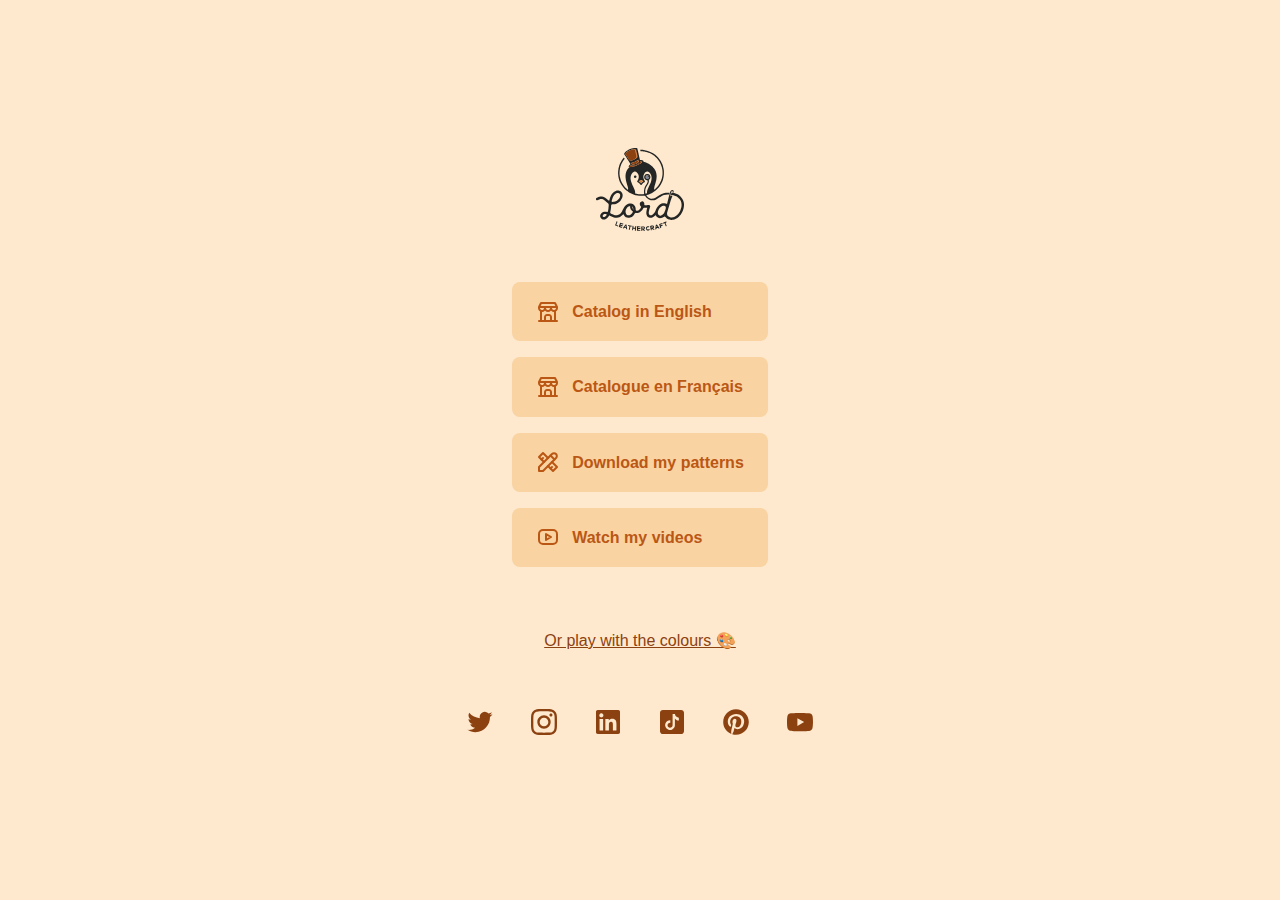
<file: index.html>
<!DOCTYPE html>
<html lang="en">
<head>
	<meta charset="UTF-8">
	<title>Lord Leathercraft - Handmade Small Leather Goods</title>
	<meta name="description" content="Lord Leathercraft is a handmaker of leather goods who creates on-demand beautiful wallets, pencil cases or cardholders with some of the best Italian leathers.">

	<meta name="viewport" content="width=device-width, initial-scale=1.0">
	
	<style>
		:root {
			--primary-100: #FEE9CE;
			--primary-200: #F9D3A1;
			--primary-500: #BB5715;
			--primary-600: #8C4111;
			--primary-700: #471B06;

			--main-spacing: 2rem;
		}

		body,
		html {
			height: 100%;
			line-height: 1.7;
			font-family: 'Poppins', Helvetica, Arial, sans-serif;
			background: var(--primary-100);
			color: var(--primary-600);
		}

		body,
		html,
		h1,
		p,
		ul,
		li {
			padding: 0;
			margin: 0;
		}

		body {
			position: relative;
			display: flex;
			justify-content: safe center;
			align-items: safe center;
		}

		body > * {
			position: relative;
		} 

		a {
			color: inherit;
			transition: all .3s;
			border-radius: 4px;
		}

		a:focus,
		a:hover {
			box-shadow: 0 0 0 2px var(--primary);
			text-decoration: none;
		}

		h1 {
			margin: 0;
		}

		.website {
			width: 100%;
			text-align: center;
		}

		.website > * {
			margin: var(--main-spacing) auto;
		}

		.image img {
			margin-left: 32px;
		}

		/* CTA Blocks */
		.ctas,
		.ctas li {
			padding: 0;
			margin: 0;
			list-style: none;
		}

		.ctas {
			width: max-content;
			margin: 0 auto;
		}

		.ctas a {
			display: flex;
			align-items: center;
			gap: 12px;
			padding: 16px 24px;
			margin: 16px auto 0;
			font-weight: 700;
			text-decoration: none;
			border-radius: 8px;
			color: var(--primary-500);
			background: var(--primary-200);
		}
		
		.ctas a:hover,
		.ctas a:focus-visible {
			color: var(--primary-600);
			background: white;
		}

		.ctas a:focus-visible {
			outline: 2px solid var(--primary-500);
		}


		/* Palette */
		.palette a {
			display: inline-block;
			margin-top: 24px;
			padding: 4px;
		}

		/* Social Networks */

		.socials {
			list-style: none;
			display: flex;
			flex-wrap: wrap;
			align-items: center;
			justify-content: center;
		}

		.socials li {
			margin: 16px;
		}

		.socials a {
			display: block;
			width: 32px;
			height: 32px;
		}

		@media (max-width: 480px) {
			:root {
				--main-spacing: .75rem;
			}
		}
	</style>
</head>
<body>
	
	<div class="website">
		<h1>
			<svg width="88" height="88" viewBox="0 0 88 88" fill="none" xmlns="http://www.w3.org/2000/svg">
				<path d="M1.46248 51.4759C2.09691 51.1134 2.75648 50.9309 3.40578 50.7267C4.30179 50.4449 5.23031 50.5102 6.14381 50.553C6.69136 50.5787 7.23223 50.7602 7.75438 50.9578C8.78977 51.3499 9.68502 51.9654 10.5124 52.6866C11.1012 53.1998 11.6777 53.7271 12.2632 54.2442C12.3627 54.3322 12.4791 54.4011 12.5882 54.478C12.9907 54.7619 13.2895 54.6595 13.3865 54.1821C13.5697 53.2799 13.813 52.3934 14.148 51.5386C14.4751 50.704 14.7716 49.8603 15.2389 49.0756C15.5848 48.4948 15.9247 47.9061 16.334 47.3772C17.2249 46.2261 18.3438 45.3568 19.7452 44.8809C20.6149 44.5856 21.5111 44.4167 22.4134 44.5408C23.6428 44.7098 24.7647 45.1854 25.5811 46.167C26.0905 46.7795 26.4042 47.4964 26.5517 48.3006C26.6623 48.9036 26.6684 49.5059 26.6112 50.0937C26.5452 50.7705 26.3635 51.4337 26.0949 52.0804C25.6999 53.0311 25.1058 53.849 24.508 54.6593C23.7769 55.6504 22.8045 56.3843 21.7505 57.0272C20.9062 57.5423 19.9923 57.861 19.0607 58.1293C18.5622 58.2729 18.0223 58.283 17.4989 58.3277C16.9342 58.3759 16.3665 58.387 15.801 58.428C15.4469 58.4536 15.2089 58.7491 15.1738 59.1727C15.111 59.9294 15.0534 60.6865 14.9843 61.4425C14.9294 62.0433 14.8958 62.6492 14.7902 63.2416C14.614 64.23 14.5206 65.233 14.2418 66.2046C14.0907 66.7314 14.3124 67.1415 14.8146 67.4091C15.404 67.7231 15.987 68.0518 16.5915 68.3341C17.3388 68.6831 18.0932 69.056 18.9022 69.205C19.5463 69.3235 20.2068 69.3703 20.8913 69.2523C21.6295 69.1251 22.3212 68.9307 22.9581 68.5611C23.4297 68.2875 23.8885 67.9804 24.3116 67.6372C25.4564 66.7088 26.0975 65.4437 26.6454 64.108C26.9033 63.4794 27.2752 62.8975 27.5977 62.2957C28.0203 61.5071 28.554 60.8017 29.107 60.097C29.7302 59.3028 30.558 58.7975 31.3673 58.278C31.9436 57.9081 32.6293 57.7072 33.3244 57.5657C33.8807 57.4524 34.4374 57.4457 34.9767 57.5051C35.7594 57.5912 36.4984 57.8592 37.1794 58.2999C37.9723 58.813 38.5539 59.5093 38.9715 60.3201C39.2811 60.9213 39.5061 61.5702 39.6096 62.2658C39.7415 63.1532 39.4166 64.2191 40.2839 64.636C41.3386 65.1431 42.6103 64.7044 43.4822 63.6215C43.9797 63.0035 44.3787 62.329 44.8239 61.6817C44.9609 61.4826 45.0476 61.242 45.1216 61.0091C45.1665 60.8679 45.1366 60.7273 45.0091 60.5904C44.7432 60.3052 44.4999 59.9954 44.2757 59.6758C43.9826 59.258 43.8527 58.7754 43.8189 58.2703C43.7804 57.694 43.7921 57.1099 44.106 56.6074C44.4873 55.9971 44.9826 55.5477 45.753 55.4056C46.7053 55.2299 47.3263 55.6745 47.8495 56.3523C48.1599 56.7544 48.2977 57.2303 48.3371 57.7489C48.3735 58.2273 48.0899 59.2632 48.789 59.2697C49.2115 59.2736 49.6378 59.3057 50.0558 59.2621C50.6309 59.2022 51.1985 59.074 51.7717 58.9922C52.1162 58.943 52.465 58.9035 52.8124 58.8994C53.7183 58.8886 54.3172 59.7349 54.1674 60.6305C54.0139 61.5488 53.6043 62.3768 53.3766 63.2667C53.2168 63.8908 53.0268 64.5041 52.9182 65.1431C52.8112 65.7728 52.6923 66.4015 52.746 67.0382C52.8064 67.7556 52.9882 68.4373 53.5477 68.959C53.8017 69.1958 54.0984 69.2928 54.4327 69.3201C55.1842 69.3815 55.8228 69.0982 56.4249 68.687C57.2104 68.1506 57.8423 67.4724 58.416 66.7136C58.9464 66.0121 59.2547 65.2202 59.6081 64.4338C59.9997 63.5625 60.386 62.6875 60.8799 61.8583C61.45 60.9011 62.1187 60.04 62.9229 59.2813C63.7144 58.5345 64.6263 57.9452 65.652 57.6012C66.5926 57.2857 67.5832 57.0855 68.5866 57.2147C69.2647 57.3021 69.9331 57.481 70.5254 57.8542C70.8079 58.0322 70.9601 57.9992 71.0484 57.6892C71.2163 57.1 71.3663 56.5055 71.5209 55.9125C71.7714 54.9517 72.0265 53.9921 72.2669 53.0288C72.5575 51.8645 72.8244 50.6943 73.1212 49.5316C73.3409 48.6706 73.5826 47.8149 73.8326 46.9621C73.9834 46.4478 74.1171 45.9181 74.3522 45.4415C74.624 44.8907 75.0066 44.4141 75.6072 44.1393C76.3575 43.796 77.0953 44.0699 77.4668 44.6042C77.5694 44.7517 77.6385 44.9094 77.6291 45.1018C77.6154 45.3828 77.6385 45.6658 77.6224 45.9466C77.6007 46.3252 77.0908 46.5787 76.792 46.3603C76.6107 46.2277 76.6889 45.8411 76.686 45.6563C76.6815 45.361 76.4992 45.0437 76.3092 44.9959C76.042 44.9287 75.7295 45.096 75.5579 45.3769C75.2895 45.816 75.1258 46.2983 75.0019 46.7894C74.8224 47.5013 74.6725 48.2213 74.5314 48.9421C74.4707 49.252 74.4727 49.5738 74.4295 49.8878C74.3991 50.1094 74.5202 50.3039 74.6761 50.3267C75.022 50.3771 75.2309 49.8179 75.4248 49.5939C75.606 49.3846 75.8578 49.3911 76.0986 49.4143C76.3133 49.435 76.4343 49.6646 76.3563 49.879C76.1388 50.4774 75.9051 51.07 75.6958 51.6712C75.3338 52.7113 74.9754 53.7528 74.6349 54.8001C74.4237 55.45 74.2496 56.1119 74.0566 56.7678C73.7446 57.8279 73.4351 58.8888 73.1165 59.947C72.8527 60.8231 72.5645 61.6919 72.3106 62.5708C72.0032 63.6347 71.7503 64.7153 71.4165 65.7705C71.2077 66.4304 70.9943 67.0847 71.0593 67.7775C71.1496 68.7408 71.3882 69.6579 72.1873 70.3123C72.7487 70.7722 73.3787 71.1192 74.0841 71.2828C74.6712 71.4191 75.2736 71.5369 75.8821 71.4748C76.688 71.3925 77.4725 71.236 78.2376 70.9307C79.356 70.4844 80.2759 69.7849 81.136 68.9654C81.9994 68.1428 82.7714 67.2471 83.3774 66.2261C83.7233 65.6434 84.0532 65.0482 84.3145 64.4092C84.5957 63.7217 84.8292 63.025 85.0526 62.32C85.2269 61.7702 85.3339 61.2111 85.4343 60.644C85.5378 60.0595 85.5905 59.4648 85.5856 58.8883C85.5752 57.686 85.3848 56.4863 84.9268 55.3669C84.5538 54.4551 84.0682 53.5906 83.38 52.8611C83.0853 52.5487 82.8288 52.1956 82.5103 51.9109C81.834 51.3065 81.1192 50.7595 80.3049 50.3309C79.5675 49.9428 78.8194 49.6079 78.0201 49.3818C77.1121 49.125 76.1919 49.0831 75.2528 49.0367C75.0492 49.0266 74.9647 48.9179 74.9999 48.7398C75.0911 48.2792 75.179 47.8159 75.3104 47.3659C75.4504 46.8864 75.6279 46.7655 76.1261 46.7838C77.0558 46.8178 77.982 46.927 78.8792 47.1656C79.8173 47.4151 80.7286 47.759 81.5768 48.2444C82.207 48.605 82.8301 48.9781 83.3689 49.4722C83.8007 49.8684 84.2286 50.2687 84.6585 50.667C85.5922 51.5322 86.2588 52.5857 86.8329 53.7102C87.198 54.4255 87.4233 55.1908 87.6616 55.9485C88.2244 57.7374 88.0253 59.8579 87.6904 61.6774C87.5332 62.5315 87.3141 63.3612 87.0138 64.1713C86.8429 64.6319 86.6318 65.0775 86.4554 65.5362C86.1139 66.4238 85.6062 67.2241 85.1286 68.0371C84.8653 68.4854 84.5146 68.8859 84.1779 69.2867C83.8415 69.6871 83.4802 70.0674 83.118 70.4451C82.0525 71.5563 80.8227 72.4395 79.4187 73.0749C78.682 73.4084 77.9156 73.631 77.1099 73.7407C76.5261 73.8201 75.9431 73.9701 75.3566 73.9099C74.6951 73.8419 74.0334 73.7745 73.3809 73.5914C72.4695 73.3355 71.6366 72.9455 70.8608 72.4169C70.761 72.3489 70.6687 72.2673 70.5826 72.1821C70.182 71.7859 69.7744 71.396 69.3906 70.9839C69.1874 70.7657 68.941 70.6243 68.6702 70.5705C68.505 70.5377 68.2959 70.6142 68.1347 70.6966C67.8101 70.8627 67.4991 71.0578 67.1924 71.2562C66.5305 71.6845 65.8088 71.9422 65.0291 72.0422C64.7608 72.0767 64.4921 72.1273 64.2229 72.1327C63.2312 72.1526 62.3217 71.8906 61.521 71.2919C60.9231 70.8449 60.3711 70.3586 60.061 69.6513C59.9174 69.3235 59.8306 69.2806 59.5531 69.3211C59.4973 69.3292 59.4342 69.3484 59.3927 69.3839C59.1256 69.6123 58.8572 69.8399 58.601 70.0803C57.7909 70.8404 56.8314 71.3687 55.7778 71.6478C54.6979 71.9339 53.5936 71.799 52.5968 71.2746C51.5434 70.7204 50.9621 69.7483 50.5883 68.6567C50.4031 68.1158 50.2794 67.337 50.3031 66.7579C50.3492 65.6355 50.5076 64.5261 50.7845 63.4373C50.9023 62.9738 51.0718 62.5236 51.2086 62.0645C51.2383 61.9648 51.2427 61.8512 51.2296 61.7477C51.2235 61.7 51.0898 61.6841 51.0211 61.6841C50.6259 61.6841 50.3174 61.7123 49.9204 61.7123C49.31 61.7123 48.6994 61.7227 48.0893 61.7085C47.7077 61.6997 47.4727 61.889 47.2908 62.1949C46.8872 62.8735 46.6658 63.5183 46.0648 64.2214C44.4067 66.1611 42.2316 67.5146 40.043 66.7579C39.1891 66.4627 38.564 67.9173 37.8311 68.8803C36.8421 70.1798 35.5939 71.1124 34.0196 71.5676C33.0928 71.8356 32.16 71.8395 31.206 71.6091C30.2106 71.3688 29.4126 70.8454 28.718 70.1327C28.3128 69.7168 28.0257 69.2132 27.7583 68.7006C27.7248 68.6364 27.6999 68.5675 27.6632 68.5054C27.5517 68.3166 27.4189 68.2783 27.2292 68.381C27.1519 68.4229 27.0661 68.4616 27.0079 68.5239C26.3223 69.2584 25.515 69.8429 24.6733 70.3756C23.8595 70.8907 22.9999 71.295 22.0362 71.4959C21.3401 71.6409 20.6522 71.7735 19.9426 71.7583C19.2537 71.7436 18.5769 71.6246 17.913 71.4456C16.6877 71.1153 15.5585 70.554 14.4363 69.9774C14.2432 69.8782 14.0517 69.7692 13.8477 69.6988C13.367 69.5331 13.0912 69.6247 12.829 70.0562C12.4467 70.6854 12.0263 71.2896 11.5035 71.8037C10.7588 72.5362 9.91015 73.1315 8.88144 73.3987C7.97579 73.6338 7.04811 73.6801 6.17425 73.3113C5.18644 72.8944 4.58218 72.0949 4.28364 71.0759C4.06189 70.3191 4.05622 69.6092 4.39672 68.6982C4.75562 67.7379 5.37549 66.9625 6.25494 66.4057C6.82189 66.0468 7.43353 65.8571 8.0933 65.7311C8.57396 65.6393 9.05017 65.6252 9.51153 65.6764C10.0054 65.7311 10.5101 65.7693 10.9968 65.9285C11.5033 66.0941 11.9013 65.7616 11.9866 65.2234C12.0857 64.5979 12.2416 63.9816 12.3486 63.3571C12.3967 63.0767 12.3829 62.7907 12.4338 62.5029C12.5238 61.9941 12.4478 61.4526 12.5613 60.9521C12.6907 60.382 12.6591 59.8032 12.6947 59.2394C12.7308 58.6668 12.7409 58.0001 12.2617 57.5118C12.1635 57.4117 12.0626 57.3124 11.9526 57.2258C11.5404 56.9015 11.1164 56.5917 10.7121 56.258C10.4958 56.0794 10.3199 55.8528 10.1098 55.6659C9.42038 55.0526 8.74028 54.4276 7.97646 53.9038C7.37982 53.4947 6.7252 53.2165 6.01919 53.0762C5.10484 52.8944 4.2174 53.0659 3.36419 53.3886C2.86487 53.5774 2.39305 53.8405 1.91325 54.079C1.21537 54.4259 0.56283 54.2724 0.110319 53.6454C-0.105079 53.347 -0.0677341 52.7358 0.134636 52.3706C0.305344 52.0624 0.596508 51.9298 0.865803 51.7605C1.03988 51.6511 1.23167 51.5698 1.46248 51.4759ZM64.7596 69.6479C64.8866 69.6149 65.0138 69.5825 65.1405 69.5486C65.7537 69.3842 66.2482 69.0098 66.7224 68.6167C67.3678 68.0816 67.8098 67.3774 68.2127 66.6566C68.679 65.8222 69.0354 64.931 69.3302 64.0263C69.5896 63.23 69.9253 62.4337 69.8308 61.5594C69.7613 60.9169 69.5129 60.3942 68.8846 60.1147C68.3369 59.8711 67.7615 59.8009 67.172 59.8366C66.5624 59.8734 65.9937 60.0486 65.4764 60.3835C64.7648 60.8442 64.1968 61.4483 63.6575 62.0971C63.0485 62.8299 62.6136 63.6512 62.276 64.529C61.8656 65.596 61.6911 66.697 61.9458 67.8295C62.143 68.7063 62.6402 69.3207 63.529 69.6107C63.9287 69.741 64.32 69.6532 64.7596 69.6479ZM30.2936 68.2393C30.5257 68.4714 30.7258 68.7537 30.996 68.9261C31.7914 69.4335 32.6804 69.4475 33.5471 69.1933C34.2285 68.9934 34.8184 68.5683 35.3284 68.0738C35.685 67.728 36.0013 67.3323 36.2858 66.9242C37.5282 65.1417 37.4862 62.983 36.9789 61.7085C36.6143 60.7926 35.8452 60.0884 34.8663 59.9445C34.0259 59.8209 33.2234 60.0017 32.4681 60.4785C31.4868 61.0979 30.7682 61.9203 30.2491 62.9352C29.9641 63.4922 29.7698 64.0884 29.6444 64.699C29.5687 65.0677 29.5547 65.4526 29.549 65.8308C29.5452 66.083 29.5869 66.34 29.6399 66.5881C29.7593 67.1466 29.889 67.7049 30.2936 68.2393ZM23.1093 52.5089C23.4185 52.0975 23.6568 51.656 23.8251 51.1623C23.9703 50.7364 24.0246 50.3033 24.1165 49.8719C24.2629 49.1837 24.1667 48.577 23.8111 47.999C23.3825 47.3024 22.7489 46.9502 21.9275 46.9718C21.6114 46.9801 21.2896 47.0004 20.9828 47.0699C20.6312 47.1496 20.2667 47.2418 19.9551 47.4141C19.2642 47.7961 18.6908 48.317 18.1994 48.9509C17.4463 49.9224 16.924 51.0079 16.4944 52.1421C16.128 53.1092 15.8849 54.1164 15.6462 55.1219C15.5183 55.6607 15.782 55.9767 16.3341 55.9835C16.9255 55.9907 17.5047 55.8973 18.0876 55.8046C18.7162 55.7047 19.2944 55.4788 19.8703 55.232C20.5511 54.9403 21.1667 54.5274 21.7243 54.0576C22.2343 53.6281 22.7448 53.1701 23.1093 52.5089ZM8.92853 70.7279C9.70402 70.3405 10.1827 69.6515 10.6562 68.9732C10.8757 68.6587 10.7234 68.4155 10.3282 68.2758C9.69515 68.052 9.03842 68.0899 8.38672 68.1069C8.22309 68.1112 8.0619 68.2198 7.90008 68.2818C7.34673 68.4938 7.02172 68.9345 6.75169 69.43C6.53882 69.8206 6.57302 70.2183 6.80806 70.5674C7.08303 70.9759 7.71412 71.1981 8.11347 71.0696C8.37413 70.9858 8.62585 70.8741 8.92853 70.7279Z" fill="#242525"/>
				<path d="M48.0666 83.5705C48.158 83.6879 48.2136 83.7949 48.2962 83.8732C48.5294 84.0943 48.7791 84.298 49.0112 84.5201C49.1157 84.6201 49.0466 84.8018 48.8941 84.8099C48.5821 84.8265 48.2684 84.819 47.9558 84.8106C47.9055 84.8092 47.8514 84.7575 47.8081 84.7189C47.4876 84.433 47.1675 84.1466 46.8513 83.856C46.7114 83.7273 46.5457 83.5143 46.352 83.6228C46.1436 83.7395 46.2439 83.9787 46.3152 84.1727C46.3505 84.2687 46.3447 84.3808 46.352 84.486C46.3654 84.6782 46.3201 84.9005 46.0836 84.9059C45.9707 84.9085 45.8781 84.9059 45.7459 84.9059C45.3121 84.9059 45.3154 84.8282 45.3121 84.5019C45.3005 83.3725 45.2564 82.2435 45.2265 81.1143C45.2215 80.9267 45.162 80.6994 45.246 80.5636C45.3125 80.4562 45.5604 80.4216 45.7275 80.4225C46.4794 80.4262 47.2395 80.2876 47.9815 80.498C48.5579 80.6615 48.958 81.2495 48.9883 81.8397C49.0231 82.5171 48.7251 82.9961 48.1572 83.2987C48.0014 83.3818 48.0714 83.4625 48.0666 83.5705ZM46.2725 81.4517C46.1923 81.7026 46.2978 82.0472 46.2725 82.3301C46.269 82.3691 46.4091 82.4575 46.4854 82.4607C46.9999 82.4824 48.0606 82.5788 47.9815 81.9594C47.9245 81.5137 47.4505 81.3718 47.1143 81.3552C46.8132 81.3403 46.5574 81.3852 46.2725 81.4517Z" fill="#242525"/>
				<path d="M54.1498 80.4394C54.0525 79.9961 54.2221 79.8077 54.7622 79.7431C55.6109 79.6416 56.7226 79.2366 57.458 79.8124C58.061 80.2845 58.3204 81.0094 57.8623 81.7932C57.7568 81.9739 57.5695 82.1102 57.4088 82.2546C57.1998 82.4425 57.1906 82.5062 57.4164 82.6801C57.6154 82.8335 57.8285 82.9686 58.0338 83.114C58.1553 83.2001 58.2761 83.2876 58.3926 83.3803C58.581 83.5303 58.5436 83.6305 58.2929 83.6832C58.0742 83.7291 57.851 83.7573 57.6284 83.7799C57.3965 83.8034 57.1942 83.7508 57.0006 83.5927C56.6911 83.3398 56.3574 83.1152 56.0228 82.8955C55.7919 82.7439 55.6379 82.887 55.6548 83.1311C55.6724 83.3851 55.7275 83.637 55.7359 83.8908C55.7388 83.978 55.6657 84.1249 55.5964 84.1467C55.4 84.2086 55.1883 84.2315 54.9811 84.2437C54.9252 84.247 54.8313 84.1683 54.8115 84.1085C54.4283 82.95 54.4117 81.6333 54.1498 80.4394ZM56.3958 80.5017C56.2218 80.5017 56.0485 80.5631 55.8735 80.5877C55.3978 80.6545 55.3598 80.7861 55.3684 81.2413C55.3754 81.6041 55.5713 81.774 55.9197 81.7149C56.4271 81.6289 57.2118 81.5307 57.0565 80.8311C56.9919 80.5397 56.6525 80.5017 56.3958 80.5017Z" fill="#242525"/>
				<path d="M43.7231 83.8757C44.2868 83.8757 44.2868 83.8757 44.2866 84.3714C44.2863 84.8145 44.2863 84.8147 43.8586 84.8148C43.421 84.815 42.9829 84.827 42.5459 84.8117C42.0426 84.7941 41.5399 84.7555 41.0378 84.7157C40.9908 84.7119 40.9092 84.6317 40.9117 84.5911C40.9772 83.4999 40.9996 82.3918 40.9996 81.3006C40.9996 81.0662 41.0035 80.8317 40.9984 80.5973C40.9944 80.413 41.0594 80.2913 41.2606 80.3089C41.9823 80.3722 42.7032 80.401 43.4255 80.401C43.6443 80.401 43.8635 80.3934 44.0819 80.4028C44.4297 80.4177 44.4727 80.6638 44.4727 80.9439C44.4727 81.2459 44.2739 81.4375 43.7867 81.3728C43.2663 81.3038 42.7289 81.3168 42.2031 81.3531C41.9575 81.3701 42.044 81.6419 42.0334 81.8158C42.0216 82.0081 42.1159 82.0942 42.3084 82.0926C42.746 82.0888 43.184 82.0813 43.6211 82.0956C43.7189 82.0988 44.3719 82.111 44.3763 82.2588C44.3834 82.493 44.3979 82.7297 44.3691 82.9605C44.3612 83.0241 44.2114 83.1215 44.1328 83.116C43.4844 83.0705 42.8005 82.9892 42.1552 83.0337C41.9111 83.0505 41.9398 83.2434 41.9379 83.4126C41.936 83.5865 41.9246 83.7651 42.1678 83.7812C42.6704 83.8146 43.1733 83.8444 43.7231 83.8757Z" fill="#242525"/>
				<path d="M25.0539 78.005C24.7 78.048 24.6124 78.1375 24.6069 78.4C24.6029 78.5887 24.6481 78.6841 24.8702 78.7447C25.4275 78.8968 25.9608 79.1377 26.5193 79.2838C26.7828 79.3528 26.7903 79.5573 26.7229 79.765C26.5452 80.3122 26.545 80.3139 25.9956 80.141C25.567 80.0062 25.1414 79.862 24.7113 79.7324C24.5843 79.6941 24.4232 79.6392 24.3201 79.6858C24.2033 79.7385 24.0963 79.8842 24.054 80.0122C24.002 80.1695 24.0853 80.277 24.2734 80.3361C24.8113 80.5049 25.3377 80.7098 25.8718 80.8911C26.2187 81.0089 26.2879 81.1363 26.1491 81.4636C26.1096 81.5567 26.0622 81.6465 26.0162 81.7368C25.9426 81.8815 25.9031 81.9345 25.6852 81.8519C24.8326 81.5289 23.9624 81.2469 23.0846 80.9996C22.7914 80.917 22.8314 80.5608 22.8314 80.5608L23.9521 77.1806C23.9521 77.1806 24.1538 76.7215 24.5677 76.8541C25.3545 77.1063 26.1435 77.3517 26.9286 77.6091C27.0885 77.6615 27.3454 77.6988 27.3154 77.9023C27.2788 78.1507 27.1318 78.3856 27.0116 78.6154C26.9974 78.6425 26.8473 78.6149 26.7679 78.5891C26.2033 78.4057 25.6407 78.2161 25.0539 78.005Z" fill="#242525"/>
				<path d="M36.4929 80.2454C36.5089 79.8987 36.5886 79.8177 36.9171 79.8412C37.0465 79.8504 37.1721 79.9047 37.3011 79.9304C37.5173 79.9735 37.5446 80.0919 37.498 80.294C37.4248 80.6118 37.3748 80.9367 37.3428 81.2614C37.3262 81.4297 37.6175 81.6871 37.8258 81.714C38.1247 81.7524 38.425 81.7818 38.7253 81.8086C38.9358 81.8273 39.1999 81.681 39.2185 81.3177C39.2346 81.0014 39.2845 80.6869 39.3066 80.3707C39.3185 80.1999 39.391 80.1047 39.5622 80.1218C39.819 80.1474 40.22 80.0199 40.253 80.2962C40.2604 80.3575 40.2439 80.3985 40.2389 80.4537C40.153 81.3993 39.983 83.1186 39.8746 84.382C39.8602 84.5501 39.7854 84.6368 39.6131 84.6267C39.4097 84.6148 39.0369 84.5982 38.9117 84.4287C38.7839 84.2556 38.9292 83.4084 39.016 83.2236C39.1142 83.0143 38.9364 82.7929 38.6655 82.7534C38.3214 82.7032 37.973 82.6725 37.6255 82.6589C37.3015 82.6463 37.1799 82.7784 37.149 83.1138C37.1186 83.4451 37.089 83.7765 37.0528 84.1071C37.0157 84.4453 36.1104 84.3315 36.1256 84.0048C36.1834 82.7543 36.4342 81.5232 36.4929 80.2454Z" fill="#242525"/>
				<path d="M63.2488 81.8373C63.3664 82.0059 63.5967 82.2153 63.5604 82.3466C63.4901 82.6007 63.1536 82.5095 62.9381 82.5895C62.6802 82.6852 62.5529 82.4531 62.4058 82.3039C62.2939 82.1904 62.2175 81.9894 62.0907 81.955C61.545 81.807 60.3847 82.021 60.2977 82.6968C60.277 82.8572 60.247 83.0181 60.2009 83.1728C60.1812 83.2389 60.119 83.325 60.0599 83.3407C59.8743 83.3898 59.6805 83.407 59.4909 83.4419C59.2476 83.4865 59.2429 83.3339 59.2677 83.169C59.6865 80.3901 59.7055 78.9392 60.057 78.7647C60.2099 78.6889 60.4041 78.7016 60.5713 78.6479C60.7916 78.5772 60.9229 78.6401 61.0559 78.8311C61.7647 79.8491 62.5393 80.8197 63.2488 81.8373ZM60.9662 81.0665C61.2739 80.9871 61.4616 80.7811 61.0559 80.3311C60.7191 79.9576 60.5713 80.051 60.4934 80.5937C60.4387 80.975 60.5713 81.1684 60.9662 81.0665Z" fill="#242525"/>
				<path d="M31.1691 83.0457C31.191 83.1785 31.1873 83.3031 30.9865 83.2658C30.7819 83.2278 30.56 83.2353 30.3753 83.1549C30.2598 83.1047 30.0978 82.9932 30.1364 82.7942C30.2226 82.3507 29.932 81.9646 29.5143 81.8564C29.2595 81.7904 29.0057 81.7135 28.7465 81.6739C28.2785 81.6025 28.161 81.9838 27.8783 82.2759C27.7376 82.4213 27.5266 82.4449 27.3415 82.3906C26.7319 82.212 26.747 82.2193 27.1367 81.7046C27.7472 80.8981 28.3327 80.0725 28.934 79.2589C29.0777 79.0645 29.2388 78.8824 29.3978 78.6998C29.61 78.456 30.4317 78.3096 30.5103 78.7651C30.7557 80.1878 30.9342 81.6212 31.1691 83.0457ZM29.8494 80.8456C29.8166 80.5242 30.0784 79.9954 29.716 79.8846C29.3402 79.7697 29.3046 80.3855 29.1132 80.6904C29.1751 80.718 29.8675 81.0227 29.8494 80.8456Z" fill="#242525"/>
				<path d="M63.5992 77.8765C64.2743 77.6573 64.9027 77.4389 65.5302 77.2181C65.598 77.1942 65.658 77.141 65.7267 77.1281C65.9132 77.0931 66.2152 76.9889 66.2693 77.0619C66.4288 77.277 66.5422 77.5526 66.5049 77.8452C66.4989 77.8917 66.4257 77.9488 66.372 77.9673C65.8107 78.1601 65.2469 78.3454 64.6842 78.5341C64.3989 78.6298 64.3548 78.7178 64.4444 79.0022C64.5383 79.3 64.6151 79.35 64.89 79.26C65.2749 79.1339 65.6563 78.9972 66.0389 78.8644C66.2134 78.8038 66.4422 78.7282 66.5323 78.9062C66.6396 79.118 66.6483 79.3836 66.6736 79.6286C66.6772 79.6628 66.5365 79.725 66.4553 79.7525C66.0712 79.8826 65.6843 80.0043 65.2989 80.1306C64.9006 80.2611 64.8433 80.3913 64.9681 80.7981C65.0577 81.0905 65.0744 81.4175 65.2172 81.6777C65.3397 81.901 65.2369 81.9403 65.0961 82.0065C65.005 82.0492 64.9044 82.0717 64.8077 82.1024C64.4666 82.2108 64.3649 82.1703 64.2584 81.8513C64.1254 81.4526 64.007 81.0489 63.8807 80.6479C63.6501 79.9152 63.4186 79.1827 63.1862 78.4506C63.1732 78.4097 63.1349 78.3734 63.132 78.3333C63.1175 78.1384 63.0816 77.9267 63.3922 77.9392C63.4446 77.9414 63.4988 77.8985 63.5992 77.8765Z" fill="#242525"/>
				<path d="M52.6684 83.3357C52.994 83.0518 53.154 83.0563 53.4649 83.334C53.7906 83.625 53.786 83.6204 53.4829 83.9316C51.8553 85.6026 49.3428 83.6441 49.9222 81.6386C50.3112 80.292 51.9097 79.7481 53.0988 80.4016C53.4703 80.6058 53.4824 80.6823 53.2111 81.0086C52.8895 81.3956 52.8593 81.4057 52.5046 81.2462C51.5122 80.7997 50.3679 81.8018 50.8781 82.8509C51.2118 83.5372 52.0486 83.7031 52.6684 83.3357Z" fill="#242525"/>
				<path d="M33.3331 80.4017C33.2114 80.1126 32.6419 80.089 32.3698 80.025C32.0709 79.9546 32.0503 79.9256 32.078 79.6323C32.127 79.1126 32.2526 79.0413 32.766 79.1573C33.7468 79.3789 34.7641 79.485 35.7558 79.651C35.7827 79.6556 35.8292 79.6948 35.8292 79.6948C35.8292 79.6948 35.9479 80.5331 35.6448 80.582C35.2826 80.6404 34.92 80.4687 34.5592 80.5067C34.4766 80.5154 34.3639 80.6382 34.3397 80.7291C34.1002 81.6316 34.0221 82.5727 33.8566 83.4897C33.8267 83.6558 33.7468 83.8301 33.5073 83.7825C33.3331 83.748 33.1454 83.7469 32.988 83.6765C32.9075 83.6405 32.8232 83.4748 32.8391 83.3852C32.9104 82.9818 33.022 82.5858 33.1076 82.1846C33.2077 81.7158 33.5109 80.8243 33.3331 80.4017Z" fill="#242525"/>
				<path d="M69.8913 76.6557C69.6727 76.7284 69.4938 76.8562 69.6116 77.1752C69.887 77.9205 70.1234 78.4389 70.456 79.3157C70.5415 79.5409 70.7537 79.981 70.5436 80.0612C70.2941 80.1565 70.2035 80.2412 69.9851 80.3112C69.8001 80.3706 69.7367 80.2118 69.6779 80.0612C69.5489 79.7315 68.8591 77.366 68.5159 77.3305C68.3309 77.3113 68.1595 77.3355 67.947 77.4069C67.2169 77.6523 67.1592 77.7245 66.9402 76.9261C66.9222 76.8605 67.0604 76.7014 67.1577 76.6627C68.1511 76.2679 69.151 75.8895 70.1483 75.5045C70.3625 75.4217 70.5298 75.8011 70.5298 75.8011C70.5298 75.8011 70.7887 76.2358 70.5245 76.3729C70.332 76.4727 70.1058 76.5843 69.8913 76.6557Z" fill="#242525"/>
				<path d="M20.4993 78.2867C20.4172 78.5669 20.3357 78.8437 20.6242 79.008C21.0074 79.2262 21.5141 79.3202 21.9266 79.4847C22.1327 79.5668 22.221 79.7159 22.1651 79.9368C22.0359 80.4473 21.8313 80.5263 21.3637 80.3328C20.723 80.0676 20.0729 79.8251 19.4244 79.5793C19.0573 79.4402 19.0197 79.3321 19.174 78.9514C19.6136 77.867 20.0445 76.7791 20.4746 75.6909C20.61 75.3483 20.7381 75.2914 21.0793 75.4459C21.5983 75.6809 21.5785 75.6723 21.3262 76.2509C21.0376 76.9126 20.7888 77.5917 20.4993 78.2867Z" fill="#242525"/>
				<path fill-rule="evenodd" clip-rule="evenodd" d="M42.491 66.1602C40.9829 66.2 39.3138 65.5242 38.0057 64.1971C36.4224 62.5907 35.8008 60.4694 36.2416 58.7601C36.2837 58.5967 35.9044 58.5558 35.544 58.517C35.1987 58.4797 34.8708 58.4444 34.9479 58.3049C35.0275 58.1609 34.9733 58.0512 34.9227 57.9487C34.919 57.9411 34.9153 57.9336 34.9117 57.9261C33.4383 59.7115 33.8571 62.7148 35.9394 64.8274C36.7001 65.599 37.5827 66.1505 38.4847 66.4691C38.6806 66.4804 38.8765 66.4939 39.0715 66.5074C40.3192 66.5936 41.532 66.6773 42.491 66.1602Z" fill="#242525"/>
				</g>
				<path d="M50.632 48.9631C50.9862 48.8595 51.3445 48.7693 51.6959 48.6572C50.7796 47.7871 48.0676 48.9631 47.5193 49.5736C47.9335 49.5442 48.4527 49.2739 48.8079 49.5273C48.9666 49.6405 49.0861 49.8149 49.2053 49.9757C49.5732 50.4723 49.898 51.0057 50.3035 51.4688C51.0425 52.3127 51.9583 52.9404 52.9482 53.463C54.5648 54.3163 56.3901 54.5992 58.1701 54.139C58.8509 53.963 59.5236 53.7413 60.1613 53.4324C61.2232 52.9181 62.1727 52.2223 63.1561 51.5812C63.8928 51.1008 64.6023 50.5664 65.3801 50.1649C66.1976 49.7427 67.0656 49.3997 67.9416 49.1143C69.4501 48.6227 71.1682 48.3198 72.7634 48.5332C73.0437 48.5707 73.2138 48.3609 73.2771 48.196C73.4038 47.8657 73.4503 47.498 73.4855 47.1413C73.5179 46.8124 73.4183 46.7283 73.0688 46.722C72.6246 46.7139 72.1797 46.7084 71.7358 46.7228C71.082 46.7439 70.4218 46.7349 69.7773 46.8285C69.0886 46.9285 68.4018 47.0908 67.7376 47.3002C66.3491 47.7378 65.0045 48.3084 63.7407 49.0223C62.6505 49.638 61.6353 50.3882 60.5983 51.0955C59.8865 51.581 59.1495 52.0164 58.3347 52.2986C57.9302 52.4387 57.5082 52.5359 57.0874 52.6187C55.8816 52.856 54.6869 52.586 53.56 52.1378C52.8495 51.8552 52.2053 51.424 51.6481 50.9039C51.199 50.4847 50.8207 49.987 50.4352 49.5046C50.2157 49.23 50.3763 49.0379 50.632 48.9631Z" fill="#242525"/>
				<path d="M47.2954 34.995C47.0589 34.6494 46.0584 33.8672 45.0579 33.8672C44.0574 33.8672 43.1115 34.7949 42.9842 34.9222C42.8568 35.0496 42.4748 35.2497 43.0388 35.4862C43.4899 35.6753 44.4152 36.6443 44.8214 37.1051C44.9852 37.3416 45.1174 37.4871 45.3672 37.1051C45.6764 36.6322 46.8406 35.6499 47.1135 35.5225C47.3863 35.3952 47.5318 35.3406 47.2954 34.995Z" fill="#D27F41"/>
				<path d="M47.2954 34.995C47.0589 34.6494 46.0584 33.8672 45.0579 33.8672C44.7683 33.8672 44.6213 33.8861 44.2212 34.0586C43.821 34.231 44.676 34.1764 44.9306 34.2492C45.0956 34.2963 46.0767 34.5221 46.4405 34.995C46.7388 35.3828 46.022 35.6863 45.3672 36.4685C45.1551 36.7218 44.8947 37.2085 44.9306 37.2479C45.0518 37.3806 45.1745 37.3998 45.3672 37.1051C45.6764 36.6322 46.8406 35.6499 47.1135 35.5225C47.3864 35.3952 47.5319 35.3406 47.2954 34.995Z" fill="#EFB378"/>
				<circle cx="51.3713" cy="31.201" r="2.24115" fill="#D4D7DE"/>
				<path d="M52.481 31.0476C52.481 29.857 51.1503 29.5419 50.0123 29.3493C49.6971 29.2929 49.1893 29.8045 49.0318 30.0496C48.8742 30.2948 48.8917 31.1527 49.0318 31.6605C49.1718 32.1682 49.9772 32.781 50.3274 32.9561C50.6776 33.1312 51.49 33.0613 51.669 32.9343C51.8724 32.7899 52.481 32.2382 52.481 31.0476Z" fill="#858B9B"/>
				<g clip-path="url(#clip2_1610_2580)">
				<path fill-rule="evenodd" clip-rule="evenodd" d="M27.8702 11.5373C27.8343 11.5774 27.7982 11.6175 27.7622 11.6575L27.7492 11.672C27.2476 12.2292 26.7989 12.8217 26.3691 13.4344C25.9779 13.9921 25.6291 14.5729 25.2794 15.1552C25.2234 15.2485 25.1674 15.3418 25.1111 15.435C24.6435 16.2104 24.2527 17.0213 23.9177 17.8482C23.5159 18.8403 23.1321 19.8491 22.9052 20.9049C22.8562 21.1332 22.8002 21.3604 22.7443 21.5876C22.6436 21.9969 22.5428 22.4061 22.4825 22.8212C22.4631 22.9543 22.4428 23.0872 22.4224 23.2202C22.3576 23.6442 22.2925 24.0691 22.2591 24.5006C22.2416 24.7259 22.2206 24.9512 22.1995 25.1766C22.1534 25.671 22.1073 26.1657 22.0982 26.6613C22.0965 26.7572 22.0936 26.8531 22.0908 26.9491C22.077 27.411 22.0632 27.8742 22.173 28.3385C22.2254 28.5598 22.2282 28.7891 22.231 29.0209C22.2332 29.1924 22.2353 29.3652 22.2576 29.5371C22.2671 29.6112 22.2766 29.6853 22.2861 29.7594C22.3634 30.362 22.4406 30.964 22.5693 31.5576C22.7045 32.1807 22.8539 32.8018 23.0258 33.4157C23.2916 34.3646 23.6642 35.273 24.0514 36.1806C24.4484 37.111 24.9483 37.9742 25.4787 38.827C26.014 39.6877 26.5927 40.5138 27.2594 41.2813C27.3074 41.3365 27.3552 41.3917 27.4031 41.4468C28.0871 42.2354 28.7676 43.02 29.5709 43.7019C29.6873 43.8008 29.8032 43.9001 29.9191 43.9995C30.4782 44.4789 31.0365 44.9576 31.6473 45.3704C31.8208 45.4877 31.9937 45.6063 32.1667 45.725C32.8069 46.1642 33.4479 46.6041 34.1249 46.9774C35.5797 47.7794 37.1097 48.4297 38.7059 48.901C39.1417 49.0297 39.5871 49.1255 40.0326 49.2212C40.2855 49.2756 40.5385 49.33 40.7897 49.3904C41.1467 49.4762 41.5079 49.5205 41.8705 49.565C41.9437 49.574 42.017 49.5829 42.0903 49.5923C42.2334 49.6105 42.3761 49.6312 42.5187 49.652C42.9351 49.7125 43.351 49.773 43.7748 49.7704C44.0094 49.769 44.2441 49.7703 44.4787 49.7716C44.8631 49.7737 45.2475 49.7759 45.6316 49.766C46.2378 49.7504 46.8438 49.7138 47.4489 49.6708C47.7195 49.6516 48.1343 49.5981 48.4473 49.5504C48.9616 49.472 49.245 49.3989 49.6512 49.2941C49.8168 49.2514 50.0028 49.2034 50.2332 49.1477C50.278 49.1368 50.4656 49.0884 50.5616 49.0603C50.6962 49.0209 50.8314 48.9835 50.9666 48.9461C51.1871 48.885 51.4076 48.824 51.6255 48.7545L51.6346 48.7515C52.415 48.5026 53.1941 48.254 53.9322 47.8857C54.2546 47.7248 54.5848 47.5778 54.9148 47.431C55.4313 47.2011 55.9474 46.9714 56.433 46.6885C57.4168 46.1153 58.3942 45.5184 59.2542 44.7537C59.4971 44.5376 59.7505 44.333 60.0039 44.1285C60.3245 43.8696 60.645 43.6108 60.9441 43.329C61.491 42.8136 61.9973 42.2527 62.4953 41.6886C62.9199 41.2076 63.3196 40.703 63.7087 40.1925C64.2873 39.4333 64.7959 38.626 65.2274 37.7749C65.382 37.4699 65.5226 37.1578 65.6631 36.8457C65.8059 36.5286 65.9487 36.2115 66.1062 35.902C66.5158 35.0971 66.7876 34.2367 67.0208 33.3789C67.3304 32.2405 67.612 31.0885 67.7206 29.9004C67.7402 29.6859 67.7647 29.4718 67.7892 29.2578C67.8451 28.7696 67.9009 28.2815 67.899 27.7879C67.8978 27.4971 67.8989 27.2063 67.8999 26.9156C67.9017 26.4128 67.9035 25.91 67.8941 25.4074C67.8856 24.9598 67.8622 24.509 67.7967 24.0669C67.6935 23.3701 67.5631 22.6763 67.4179 21.9868C67.2865 21.3628 67.1286 20.744 66.966 20.1271C66.8459 19.6712 66.6996 19.2222 66.5411 18.7463C66.5204 18.6959 66.5094 18.6506 66.4995 18.6093C66.4904 18.5716 66.4821 18.5373 66.4679 18.5056C65.9693 17.3917 65.4644 16.2843 64.8636 15.2164C64.1484 13.9454 63.29 12.7824 62.3297 11.7036C61.778 11.0837 61.1656 10.5177 60.5534 9.95183C60.3084 9.72542 60.0634 9.49902 59.8224 9.26921C59.6565 9.11103 59.4792 8.96024 59.2894 8.83244C58.5461 8.33204 57.7979 7.83887 57.0475 7.34924C56.0072 6.67048 54.9033 6.12345 53.7504 5.65402C52.4885 5.14022 51.2059 4.72919 49.8785 4.41875C49.2366 4.26865 48.5899 4.15631 47.9439 4.0441C47.8111 4.02102 47.6783 3.99795 47.5455 3.97456C47.0599 3.88897 46.5588 3.88157 46.0607 3.87421C45.9663 3.87282 45.8721 3.87143 45.778 3.86951C45.2548 3.85881 44.7312 3.85554 44.2077 3.85927L44.5362 5.28074C44.8783 5.26897 45.219 5.28532 45.5561 5.31301C45.7407 5.32817 45.926 5.33694 46.1115 5.34572C46.5207 5.3651 46.931 5.38452 47.338 5.47277C47.6182 5.53354 47.9062 5.558 48.1943 5.58246C48.4704 5.60591 48.7465 5.62936 49.016 5.6848C49.7836 5.84272 50.546 6.0402 51.2948 6.27176C52.0936 6.51874 52.8988 6.77101 53.6559 7.11937C54.5778 7.54355 55.4664 8.04675 56.3432 8.56044C56.9306 8.90457 57.4923 9.29362 58.0531 9.68208C58.1435 9.74468 58.2338 9.80727 58.3243 9.86964C58.5471 10.0233 58.7481 10.2108 58.9474 10.3966C58.9627 10.4108 58.978 10.4251 58.9932 10.4393C59.1536 10.5886 59.3168 10.7355 59.48 10.8824C59.9011 11.2615 60.3224 11.6407 60.6966 12.0617C61.6811 13.1693 62.5909 14.3326 63.3501 15.6205C63.8089 16.3988 64.2562 17.1837 64.6284 17.999C65.1221 19.0804 65.5191 20.2079 65.8007 21.3684C65.9412 21.9473 66.0674 22.5302 66.181 23.1149C66.2591 23.5166 66.3247 23.9207 66.3903 24.3248C66.4163 24.485 66.4423 24.6451 66.4691 24.8052C66.4722 24.8241 66.4714 24.8438 66.4705 24.8634C66.47 24.8757 66.4694 24.8881 66.4699 24.9003C66.4794 25.1613 66.4922 25.4223 66.505 25.6834C66.5344 26.2821 66.5638 26.8809 66.5543 27.479C66.5428 28.1994 66.4728 28.9234 66.3675 29.6368C66.1242 31.2843 65.7211 32.9025 65.1149 34.4485C65.1004 34.4856 65.0859 34.5226 65.0713 34.5597C64.7237 35.4475 64.3711 36.3478 63.8182 37.1507C63.6218 37.4358 63.4575 37.7428 63.2931 38.0499C63.1501 38.3169 63.0071 38.5841 62.8429 38.8371C62.6623 39.1155 62.4542 39.3759 62.246 39.6364C62.1029 39.8154 61.9598 39.9945 61.8254 40.1797C61.2655 40.9511 60.5901 41.6139 59.9147 42.2766C59.6959 42.4913 59.4771 42.706 59.2623 42.9244C59.1147 43.0744 58.9516 43.2093 58.7886 43.3441C58.7136 43.4061 58.6386 43.4681 58.5651 43.5316C58.4501 43.6389 58.3828 43.6985 58.3155 43.7582C58.3017 43.7339 58.2856 43.71 58.2694 43.6862C58.2344 43.6344 58.1994 43.5826 58.1881 43.5261C58.1078 43.1257 58.0751 42.7407 58.1586 42.3154C58.2166 42.0197 58.2575 41.7168 58.2986 41.4135C58.3186 41.2652 58.3387 41.1168 58.3608 40.9691C58.438 40.4529 58.5913 39.9616 58.7445 39.4706C58.7896 39.3261 58.8347 39.1816 58.8778 39.0365C58.9878 38.6663 59.1036 38.2979 59.2194 37.9296C59.5107 37.0028 59.8019 36.0761 60.0017 35.1213C60.0358 34.9585 60.0713 34.7963 60.1067 34.6342C60.2151 34.1387 60.3233 33.6441 60.3902 33.1371C60.4491 32.6909 60.4962 32.2454 60.5434 31.7995C60.5572 31.6687 60.571 31.5379 60.5852 31.407C60.632 30.9735 60.6741 30.5428 60.6549 30.1116C60.6128 29.1703 60.4997 28.2412 60.2964 27.3138C60.0887 26.3663 59.7657 25.4718 59.348 24.6093C58.9099 23.7048 58.3745 22.8571 57.7059 22.0987C57.5732 21.9482 57.4474 21.7905 57.3217 21.633C57.1001 21.3551 56.8787 21.0776 56.62 20.8402C55.4108 19.7306 54.163 18.6735 52.7236 17.8498C52.6634 17.8153 52.6031 17.7807 52.5428 17.7462C51.8719 17.3618 51.2004 16.977 50.5073 16.6411C49.9103 16.3518 48.9779 16.0506 48.2425 15.9105C47.9329 15.8516 47.0344 15.7354 46.6842 15.7354C46.2323 15.7354 46.1708 15.9669 46.0843 16.2929C45.9952 16.6285 45.8796 17.0645 45.2835 17.4513C45.1705 17.5247 45.0068 17.6335 44.8186 17.7588C44.285 18.1138 43.5538 18.6002 43.2174 18.782C40.2244 20.3995 37.3151 20.9391 33.9202 21.4609C33.8038 21.4788 33.7035 21.4896 33.6137 21.4994C33.2444 21.5395 33.0539 21.5602 32.6596 21.9686C31.9137 22.7411 31.227 23.7999 30.939 24.2875C30.4083 25.1857 30.0722 26.1569 29.8149 27.154C29.7451 27.4246 29.7199 27.7063 29.6948 27.9883C29.6738 28.2237 29.6527 28.4594 29.6057 28.6892C29.4823 29.2912 29.5002 29.8951 29.518 30.4979C29.5233 30.6759 29.5285 30.8538 29.5302 31.0316C29.535 31.5606 29.6103 32.0922 29.6927 32.6215C29.715 32.7648 29.7342 32.9085 29.7534 33.0524C29.7921 33.3428 29.831 33.6336 29.8955 33.9215C29.9526 34.1765 30.0006 34.4337 30.0486 34.6908C30.1187 35.0658 30.1887 35.4406 30.2868 35.8082C30.5434 36.7696 30.8285 37.7236 31.1135 38.6774C31.1537 38.8118 31.1938 38.9463 31.2339 39.0808C31.3321 39.4098 31.436 39.7373 31.5398 40.0646C31.6943 40.5514 31.8487 41.0381 31.9842 41.5301C32.1156 42.0073 32.1036 42.5013 32.0916 42.9935C32.0888 43.1105 32.086 43.2275 32.085 43.3441C32.0846 43.397 32.0591 43.4493 32.0334 43.502C32.0191 43.5313 32.0048 43.5608 31.9947 43.5905C31.9277 43.7869 31.8429 43.8231 31.6953 43.7078C31.6621 43.6818 31.6287 43.656 31.5952 43.6302C31.4591 43.525 31.3227 43.4197 31.1972 43.3029C31.0364 43.1532 30.8727 43.0059 30.7091 42.8586C30.2884 42.4799 29.8676 42.1011 29.4935 41.6809C28.4768 40.5388 27.5175 39.3545 26.7363 38.0222C26.2794 37.2429 25.8384 36.456 25.4589 35.6431C24.9556 34.565 24.5341 33.448 24.2766 32.2767C24.2066 31.9582 24.1247 31.6422 24.0429 31.3262C23.9612 31.0108 23.8794 30.6953 23.8095 30.3773C23.7801 30.2434 23.7726 30.1039 23.7651 29.9647C23.7561 29.7953 23.747 29.6264 23.6984 29.469C23.5938 29.1307 23.5859 28.785 23.578 28.4404C23.5736 28.2512 23.5693 28.0623 23.549 27.8752C23.4763 27.2045 23.412 26.5013 23.6041 25.8201C23.6294 25.7303 23.6238 25.6317 23.6181 25.5331C23.6154 25.4867 23.6128 25.4404 23.6133 25.3949C23.62 24.8518 23.7057 24.3195 23.7915 23.7867C23.8216 23.5997 23.8517 23.4127 23.8784 23.2251C23.9721 22.5676 24.1276 21.9303 24.2878 21.2931C24.3925 20.8767 24.5278 20.4681 24.663 20.0594C24.7268 19.8668 24.7905 19.6741 24.8511 19.4807C25.1473 18.5345 25.6004 17.6569 26.052 16.7822C26.105 16.6796 26.158 16.577 26.2107 16.4744C26.6457 15.6269 27.1565 14.8195 27.7415 14.058C27.8198 13.9561 27.8977 13.8539 27.9756 13.7518C28.2101 13.4442 28.4444 13.137 28.6884 12.8377L27.8702 11.5373ZM48.3738 27.3977C48.7426 26.8222 49.2135 26.3547 49.8033 26.0081C49.8551 25.9855 49.906 25.9632 49.9561 25.9412C50.2859 25.7962 50.581 25.6665 50.8898 25.5996C51.3303 25.5043 51.7649 25.6569 52.1667 25.8149C52.6133 25.9904 53.007 26.2654 53.3667 26.6046C54.0192 27.2199 54.5492 27.9124 54.9058 28.7329C55.1416 29.2755 55.3248 29.8316 55.4356 30.4207C55.544 30.9973 55.6336 31.5684 55.6112 32.1534C55.5831 32.8839 55.4953 33.6029 55.3453 34.324C55.2146 34.9522 55.0568 35.5672 54.8459 36.1683C54.6818 36.6358 54.4926 37.0946 54.3035 37.5532C54.2633 37.6506 54.2232 37.748 54.1833 37.8455C53.8103 38.7563 53.3765 39.6384 52.9428 40.5206C52.7547 40.9032 52.5666 41.2858 52.3834 41.6708C51.9555 42.5701 51.5417 43.4833 51.2754 44.4478C51.1174 45.02 51.0096 45.6058 51.0388 46.2085C51.0573 46.5917 50.9356 46.9424 50.7593 47.2821C50.594 47.6005 50.2961 47.6975 49.9926 47.762C49.7454 47.8145 49.3551 47.4866 49.3298 47.2332C49.2883 46.8189 49.2529 46.4033 49.2352 45.9874C49.2196 45.6231 49.2137 45.2565 49.2354 44.8928C49.299 43.8258 49.4594 42.7809 49.9149 41.7952C50.3075 40.9457 50.8018 40.1567 51.3019 39.3713C51.8743 38.4724 52.4154 37.5595 52.7094 36.5263C52.8679 35.9692 52.9853 35.3997 52.9414 34.8152C52.9248 34.5938 52.8911 34.3598 52.7995 34.162C52.7103 33.9693 52.7677 33.8645 52.9067 33.7715C53.5055 33.3709 53.9589 32.8542 54.2104 32.172C54.227 32.1269 54.2453 32.0822 54.2636 32.0374C54.3067 31.9316 54.3499 31.8257 54.3714 31.7157C54.6314 30.3823 53.9951 28.9472 52.7445 28.3223C52.0416 27.971 51.3369 27.9212 50.609 27.9776C50.2886 28.0025 49.9488 28.1646 49.6768 28.3506C48.8638 28.9068 48.3694 29.6611 48.1636 30.6592C47.9848 31.5261 48.2883 32.2475 48.7181 32.8799C49.1581 33.5273 49.7877 34.0574 50.6486 34.1534C50.7045 34.1596 50.7592 34.1785 50.8137 34.1975C50.8723 34.2178 50.9308 34.2381 50.9906 34.2425C51.4689 34.2783 51.6882 34.517 51.7101 35.0088C51.7519 35.9482 51.3762 36.7528 50.9362 37.5461C50.6909 37.9884 50.4153 38.4124 50.1397 38.8365C49.7291 39.4682 49.3185 40.1 49.0073 40.7931C48.6977 41.4827 48.4707 42.1942 48.2817 42.9204C47.9786 44.0847 47.9609 45.275 47.9972 46.4671C48.0058 46.7512 48.0442 47.0351 48.0825 47.3176C48.0853 47.3383 48.0881 47.359 48.0909 47.3797C48.1462 47.7906 48.0836 47.9258 47.7186 48.0904C47.6912 48.1027 47.6637 48.116 47.6359 48.1294C47.5282 48.1812 47.4175 48.2344 47.3066 48.2395C47.0965 48.2491 46.8863 48.2604 46.6761 48.2717C45.931 48.3118 45.1853 48.3519 44.4435 48.3165C44.3311 48.3112 44.2178 48.308 44.1042 48.3047C43.8008 48.2961 43.4949 48.2875 43.1977 48.2376C42.9516 48.1963 42.7032 48.1755 42.4547 48.1547C42.0552 48.1213 41.6554 48.0878 41.2648 47.9691C41.0095 47.8915 40.7412 47.8564 40.4729 47.8213C40.3511 47.8054 40.2293 47.7894 40.1087 47.7695C39.8181 47.7215 39.573 47.5887 39.3649 47.3803C39.2053 47.2205 39.1208 47.0387 39.1345 46.8076C39.1399 46.7178 39.1378 46.6275 39.1358 46.5372C39.1335 46.4367 39.1312 46.3363 39.1392 46.2367C39.1896 45.6013 39.0206 44.995 38.8395 44.4065C38.5722 43.5381 38.2326 42.6931 37.8087 41.8825C37.4347 41.1673 37.078 40.4404 36.7618 39.6982C36.6091 39.3395 36.4489 38.9839 36.2887 38.6282C35.8464 37.6464 35.4041 36.6645 35.1174 35.6175C34.9194 34.8946 34.7596 34.1722 34.6425 33.4303C34.5234 32.6759 34.5171 31.9199 34.5891 31.184C34.6898 30.156 34.9515 29.1521 35.4767 28.2253C36.0772 27.1657 36.8405 26.306 37.9823 25.8313C38.8563 25.4679 39.8671 25.5833 40.6421 26.1575C41.5611 26.8384 42.0902 27.772 42.4483 28.7889C42.7473 29.638 42.861 30.5618 42.7472 31.4707C42.5901 32.7248 42.2191 33.9094 41.3864 34.9043C41.2911 35.0181 41.1941 35.1421 41.1423 35.2783C41.0495 35.5227 41.1956 35.8855 41.4506 36.0531C41.7 36.2171 41.9531 36.3754 42.2063 36.5337C42.4072 36.6593 42.6082 36.785 42.8073 36.9135C43.3994 37.2957 43.6011 37.5344 44.0017 38.0681C44.0484 38.1303 44.0929 38.195 44.1376 38.2599C44.3291 38.538 44.5233 38.8202 44.9015 38.9281C44.9176 38.9327 44.9331 38.9372 44.9481 38.9415C45.2533 39.0293 45.3445 39.0555 45.5514 38.8254C45.7867 38.5638 46.0138 38.295 46.241 38.0262C46.382 37.8593 46.523 37.6925 46.666 37.5273C47.162 36.9543 47.7897 36.5657 48.4669 36.2446C48.9526 36.0145 49.0875 35.632 48.8479 35.1421C48.7054 34.8507 48.5555 34.5576 48.3679 34.2947C47.9097 33.6528 47.6353 32.9449 47.5169 32.17C47.4977 32.0443 47.4682 31.9175 47.4387 31.7909C47.3775 31.5277 47.3164 31.265 47.348 31.0136C47.3729 30.8157 47.3846 30.6166 47.3963 30.4173C47.4184 30.0417 47.4405 29.6654 47.551 29.2957C47.7509 28.6264 47.9964 27.9866 48.3738 27.3977ZM49.6138 31.9595C49.2919 31.2643 49.2372 30.7758 49.6129 30.1984C49.824 29.8921 50.0116 29.6484 50.2507 29.476C50.9474 28.9737 52.327 29.1002 52.8642 29.9842C53.2918 30.6878 53.359 31.3537 52.9409 32.0442C52.5275 32.727 51.8767 33.0535 51.094 32.9957C50.4256 32.9464 49.9055 32.5896 49.6138 31.9595ZM46.9331 35.6686C46.9058 35.6866 46.8785 35.7046 46.851 35.7222C46.3091 36.0662 45.8943 36.4545 45.5187 36.8869C45.4751 36.937 45.4365 36.9912 45.3978 37.0455C45.3662 37.0898 45.3346 37.1341 45.3003 37.1762C45.1601 37.3486 45.016 37.3432 44.8753 37.1748C44.8252 37.1149 44.7774 37.0524 44.7296 36.9899C44.6272 36.856 44.5247 36.7221 44.4001 36.6136C44.3223 36.546 44.2452 36.4775 44.168 36.4089C43.78 36.064 43.3908 35.7182 42.9183 35.4865C42.7101 35.3844 42.7865 35.2209 42.8738 35.1417C43.1668 34.8761 43.4742 34.6215 43.8005 34.3985C44.5177 33.9087 45.6966 33.8998 46.4049 34.4258C46.6898 34.6374 46.9511 34.8836 47.2066 35.1312C47.4025 35.3211 47.3723 35.4113 47.1149 35.5549C47.0525 35.5897 46.9928 35.6291 46.9331 35.6686Z" fill="#242525"/>
				<path d="M40.4648 30.5621C40.635 30.7732 40.4497 30.9386 40.4463 31.0997C40.4384 31.4816 39.8102 31.9913 39.4188 31.9872C39.1902 31.9847 38.9535 31.9793 38.7354 31.92C38.1862 31.7707 38.007 31.2859 37.9148 30.8161C37.8665 30.5696 37.984 30.2445 38.1275 30.0191C38.2839 29.7737 38.5318 29.6034 38.85 29.4956C39.3129 29.3387 39.6685 29.5297 40.0208 29.7165C40.3086 29.8691 40.4243 30.1876 40.4648 30.5621Z" fill="#242525"/>
				<path d="M52.9408 30.9431C52.8196 31.0756 52.7662 31.2386 52.5667 31.2353C52.2763 31.2306 52.2339 31.2229 52.1808 30.9181C52.12 30.5694 51.8355 30.3668 51.6567 30.0962C51.5715 29.9672 51.4021 29.8577 51.5678 29.709C51.7014 29.5891 51.8574 29.4279 52.0804 29.5587C52.5929 29.8592 52.9361 30.2683 52.9408 30.9431Z" fill="#242525"/>
				<path d="M52.4408 31.7287C52.4646 31.8317 52.4587 31.9114 52.4659 31.9899C52.4814 32.1599 52.4019 32.262 52.2396 32.2729C52.0422 32.2861 51.8792 32.2958 51.7624 32.0323C51.6715 31.8273 51.7721 31.7829 51.8592 31.6948C52.0438 31.508 52.2345 31.5122 52.4408 31.7287Z" fill="#242525"/>
				<path fill-rule="evenodd" clip-rule="evenodd" d="M34.1112 18.4544C32.868 19.6275 32.4303 20.573 32.868 21.3609C33.3058 22.1488 35.792 22.6215 41.7276 19.9602C47.6631 17.2988 47.6456 16.0382 47.4705 15.1277C47.2954 14.2173 45.395 14.0947 44.459 14.0947C43.9448 14.0947 43.8966 13.8151 43.8298 13.4269C43.8147 13.3392 43.7987 13.246 43.7761 13.1492L41.4824 3.11658C41.3545 2.40232 41.2723 2.06604 39.5915 2.06604C37.5254 2.06604 36.4808 2.2879 34.1112 3.11658C32.8797 3.59515 30.0456 5.02855 28.5608 6.93353C28.018 7.54634 27.913 7.79146 28.911 9.15716C29.6001 10.1002 31.3745 12.9883 32.6086 14.997C33.1617 15.8973 33.6063 16.621 33.796 16.9136C33.8832 17.0482 33.9637 17.1678 34.0359 17.2752C34.4712 17.9225 34.6067 18.124 34.1112 18.4544ZM37.2976 13.9196C34.2511 15.0052 33.7433 14.7075 33.0605 13.7795C32.6182 13.151 31.6342 11.5708 30.8648 10.335C30.4768 9.71183 30.1433 9.17627 29.9614 8.89453C29.4186 8.0541 29.4011 7.75645 30.119 6.881C30.8368 6.00555 33.5857 4.35971 35.8794 3.62434C38.1731 2.88896 39.5213 3.39672 39.6788 5.00754C39.7495 5.73008 40.0034 6.7415 40.2477 7.71468L40.2477 7.71469C40.548 8.91111 40.8338 10.0498 40.7469 10.5229L40.7433 10.5423C40.5855 11.4026 40.3213 12.8422 37.2976 13.9196ZM40.7469 14.7075C39.7839 15.4954 37.105 16.3709 35.8094 16.6685C35.109 16.8488 35.179 17.0187 35.3016 17.2113C35.355 17.2951 35.3983 17.3823 35.4563 17.4987C35.5316 17.6498 35.6314 17.8502 35.8094 18.1568C36.1245 18.6995 36.2121 18.7521 36.7549 18.7171C37.2976 18.682 38.2781 18.4544 39.6438 17.9467C41.0095 17.4389 41.7449 16.8961 42.2001 16.1958C42.6554 15.4954 42.604 15.1039 42.0914 14.8301C41.6325 14.5849 41.0409 14.467 40.7469 14.7075ZM44.3123 15.6934C44.4014 16.0055 44.6298 16.8059 40.7819 18.6295C38.3773 19.7691 37.14 19.7851 36.5272 19.7851C36.4348 19.7851 36.3475 19.7871 36.2652 19.789L36.265 19.789C35.8017 19.7996 35.4949 19.8066 35.3016 19.4349C35.074 18.9972 35.0565 19.0147 34.8814 19.2248C34.829 19.2877 34.7296 19.3725 34.6127 19.4722L34.6127 19.4722C34.3389 19.7058 33.9693 20.0211 33.8834 20.3279L33.872 20.3684C33.7542 20.7859 33.6665 21.0966 34.5487 21.0457C35.4592 20.9932 37.9805 20.6781 41.027 19.2248L41.2413 19.1226C44.1183 17.7506 45.0253 17.318 45.2817 16.6685C45.5385 16.018 45.0922 15.8863 44.3521 15.668L44.3012 15.653C44.3043 15.6655 44.3082 15.6789 44.3123 15.6934Z" fill="#242525"/>
				</g>
				<path d="M37.2518 13.9519C34.2053 15.0374 33.6975 14.7398 33.0146 13.8118C32.3493 12.8663 30.4583 9.76724 29.9156 8.92681C29.3728 8.08638 29.3553 7.78872 30.0731 6.91328C30.791 6.03783 33.5297 4.34216 35.8234 3.60678C38.117 2.87141 39.4754 3.42899 39.633 5.03982C39.7906 6.65064 40.8587 9.6972 40.7011 10.5551L40.6975 10.5745C40.5397 11.4349 40.2755 12.8745 37.2518 13.9519Z" fill="#8C4111"/>
				<path d="M40.7959 14.6549C39.8329 15.4428 37.0592 16.3183 35.7636 16.6159C35.0632 16.7962 35.1332 17.051 35.2558 17.2436C35.3784 17.4362 35.4484 17.6463 35.7636 18.189C36.0787 18.7318 36.1663 18.7843 36.709 18.7493C37.2518 18.7143 38.2323 18.4867 39.598 17.9789C40.9637 17.4712 41.6991 16.9284 42.1543 16.228C42.6096 15.5277 42.3469 15.3701 42.1543 14.7398C41.7341 14.6347 41.0099 14.4798 40.7959 14.6549Z" fill="#8C4111"/>
				<path d="M40.7959 18.4369C44.823 16.5284 43.965 15.9856 43.895 15.7055C44.6654 15.9331 45.4985 16.0354 45.2359 16.7008C44.9733 17.3661 44.0278 17.8038 40.9812 19.2571C37.9347 20.7103 35.4134 21.0255 34.5029 21.078C33.5924 21.1306 33.715 20.7979 33.8376 20.3602C33.9601 19.9224 34.7028 19.3648 34.8779 19.1547C35.053 18.9446 35.158 18.9972 35.3856 19.4349C35.6133 19.8726 36.3548 19.7842 36.9614 19.6975C37.5743 19.61 38.3913 19.5764 40.7959 18.4369Z" fill="#8C4111"/>
				<path d="M40.2356 9.51828C40.6208 11.1466 40.113 11.5318 39.2026 12.8975C42.2666 11.1991 41.6363 10.6389 41.4612 9.67586C41.2861 8.71287 40.4807 5.52624 40.2356 4.31812C39.9905 3.11 39.6578 3.04656 37.3641 3.25667C39.0625 3.39674 39.2026 4.6683 39.3251 5.31613C39.4477 5.96396 39.8504 7.88995 40.2356 9.51828Z" fill="#D27F41"/>
				<path d="M42.4417 13.948C42.3017 13.2302 41.969 13.9371 40.4457 14.8826C41.8464 14.7601 41.899 14.771 41.969 14.9636C42.039 15.1562 42.1091 15.3137 42.0565 15.6989C42.004 16.0841 41.6888 16.5109 41.0585 17.2813C43.2471 16.0207 42.8619 15.734 42.7744 15.4013C42.6869 15.0686 42.5818 14.6659 42.4417 13.948Z" fill="#D27F41"/>
				<path d="M44.6829 15.9966C45.3482 16.2942 45.0681 16.651 44.4553 17.4739C44.7529 17.2988 45.0856 17.0887 45.7334 16.5109C46.3812 15.9331 46.2587 15.6114 45.8035 15.4013C45.3482 15.1912 44.7879 15.2612 44.4553 15.2612C44.1226 15.2612 43.9475 15.4013 43.93 15.6114C43.9125 15.8215 44.0175 15.6989 44.6829 15.9966Z" fill="#D27F41"/>
			</svg>
		</h1>

		<ul class="ctas" aria-label="Find Lord Leathercraft at different spots:">
			<li>
				<a href="https://geoffreycrofte.notion.site/Lord-Leathercraft-7435a13754894ea4b1724faf3764a213">
					<svg width="24" height="24" viewBox="0 0 24 24" fill="none" xmlns="http://www.w3.org/2000/svg">
						<path d="M3 21H21" stroke="currentColor" stroke-width="2" stroke-linecap="round" stroke-linejoin="round"/>
						<path d="M3 7V8C3 8.79565 3.31607 9.55871 3.87868 10.1213C4.44129 10.6839 5.20435 11 6 11C6.79565 11 7.55871 10.6839 8.12132 10.1213C8.68393 9.55871 9 8.79565 9 8M3 7H9V8M3 7H21M3 7L5 3H19L21 7M9 8C9 8.79565 9.31607 9.55871 9.87868 10.1213C10.4413 10.6839 11.2044 11 12 11C12.7956 11 13.5587 10.6839 14.1213 10.1213C14.6839 9.55871 15 8.79565 15 8M15 8V7M15 8C15 8.79565 15.3161 9.55871 15.8787 10.1213C16.4413 10.6839 17.2044 11 18 11C18.7957 11 19.5587 10.6839 20.1213 10.1213C20.6839 9.55871 21 8.79565 21 8V7" stroke="currentColor" stroke-width="2" stroke-linecap="round" stroke-linejoin="round"/>
						<path d="M5 21V10.85" stroke="currentColor" stroke-width="2" stroke-linecap="round" stroke-linejoin="round"/>
						<path d="M19 21V10.85" stroke="currentColor" stroke-width="2" stroke-linecap="round" stroke-linejoin="round"/>
						<path d="M9 21V17C9 16.4696 9.21071 15.9609 9.58579 15.5858C9.96086 15.2107 10.4696 15 11 15H13C13.5304 15 14.0391 15.2107 14.4142 15.5858C14.7893 15.9609 15 16.4696 15 17V21" stroke="currentColor" stroke-width="2" stroke-linecap="round" stroke-linejoin="round"/>
					</svg>

					Catalog in English
				</a>
			</li>

			<li lang="fr">
				<a href="https://geoffreycrofte.notion.site/Lord-LeatherCraft-3851605b4aae4b1d8c9915136cbd44ef">
					<svg width="24" height="24" viewBox="0 0 24 24" fill="none" xmlns="http://www.w3.org/2000/svg">
						<path d="M3 21H21" stroke="currentColor" stroke-width="2" stroke-linecap="round" stroke-linejoin="round"/>
						<path d="M3 7V8C3 8.79565 3.31607 9.55871 3.87868 10.1213C4.44129 10.6839 5.20435 11 6 11C6.79565 11 7.55871 10.6839 8.12132 10.1213C8.68393 9.55871 9 8.79565 9 8M3 7H9V8M3 7H21M3 7L5 3H19L21 7M9 8C9 8.79565 9.31607 9.55871 9.87868 10.1213C10.4413 10.6839 11.2044 11 12 11C12.7956 11 13.5587 10.6839 14.1213 10.1213C14.6839 9.55871 15 8.79565 15 8M15 8V7M15 8C15 8.79565 15.3161 9.55871 15.8787 10.1213C16.4413 10.6839 17.2044 11 18 11C18.7957 11 19.5587 10.6839 20.1213 10.1213C20.6839 9.55871 21 8.79565 21 8V7" stroke="currentColor" stroke-width="2" stroke-linecap="round" stroke-linejoin="round"/>
						<path d="M5 21V10.85" stroke="currentColor" stroke-width="2" stroke-linecap="round" stroke-linejoin="round"/>
						<path d="M19 21V10.85" stroke="currentColor" stroke-width="2" stroke-linecap="round" stroke-linejoin="round"/>
						<path d="M9 21V17C9 16.4696 9.21071 15.9609 9.58579 15.5858C9.96086 15.2107 10.4696 15 11 15H13C13.5304 15 14.0391 15.2107 14.4142 15.5858C14.7893 15.9609 15 16.4696 15 17V21" stroke="currentColor" stroke-width="2" stroke-linecap="round" stroke-linejoin="round"/>
					</svg>

					Catalogue en Français
				</a>
			</li>

			<li>
				<a href="https://shop.crofte.fr">
					<svg width="24" height="24" viewBox="0 0 24 24" fill="none" xmlns="http://www.w3.org/2000/svg">
						<path d="M3 21.0001H7L20 8.00006C20.5304 7.46963 20.8284 6.7502 20.8284 6.00006C20.8284 5.24991 20.5304 4.53049 20 4.00006C19.4696 3.46962 18.7501 3.17163 18 3.17163C17.2499 3.17163 16.5304 3.46962 16 4.00006L3 17.0001V21.0001Z" stroke="currentColor" stroke-width="2" stroke-linecap="round" stroke-linejoin="round"/>
						<path d="M14.5 5.5L18.5 9.5" stroke="currentColor" stroke-width="2" stroke-linecap="round" stroke-linejoin="round"/>
						<path d="M12 8L7 3L3 7L8 12" stroke="currentColor" stroke-width="2" stroke-linecap="round" stroke-linejoin="round"/>
						<path d="M7 8L5.5 9.5" stroke="currentColor" stroke-width="2" stroke-linecap="round" stroke-linejoin="round"/>
						<path d="M16 12L21 17L17 21L12 16" stroke="currentColor" stroke-width="2" stroke-linecap="round" stroke-linejoin="round"/>
						<path d="M16 17L14.5 18.5" stroke="currentColor" stroke-width="2" stroke-linecap="round" stroke-linejoin="round"/>
					</svg>
					Download my patterns
				</a>
			</li>

			<li>
				<a href="https://www.youtube.com/@lordleathercraft">
					<svg width="24" height="24" viewBox="0 0 24 24" fill="none" xmlns="http://www.w3.org/2000/svg">
						<path d="M17 5H7C4.79086 5 3 6.79086 3 9V15C3 17.2091 4.79086 19 7 19H17C19.2091 19 21 17.2091 21 15V9C21 6.79086 19.2091 5 17 5Z" stroke="currentColor" stroke-width="2" stroke-linecap="round" stroke-linejoin="round"/>
						<path d="M10 9L15 12L10 15V9Z" stroke="currentColor" stroke-width="2" stroke-linecap="round" stroke-linejoin="round"/>
					</svg>
					Watch my videos
				</a>
			</li>
		</ul>

		<p class="palette">
			<a href="leather-color-picker/">Or play with the colours 🎨</a>
		</p>

		<ul class="socials" aria-label="Find me on social networks">
			<li>
				<a href="https://twitter.com/geoffreycrofte">
					<svg aria-label="Twitter" width="32" height="32" viewBox="0 0 32 32" fill="none" xmlns="http://www.w3.org/2000/svg">
						<title>Twitter</title>
						<path d="M11.362 26.1638C20.796 26.1638 25.956 18.3478 25.956 11.5698C25.956 11.3478 25.956 11.1268 25.941 10.9068C26.9448 10.1807 27.8114 9.28166 28.5 8.25178C27.5639 8.66658 26.5708 8.9386 25.554 9.05878C26.6247 8.41776 27.4261 7.40955 27.809 6.22178C26.8022 6.81923 25.7006 7.24029 24.552 7.46678C23.7787 6.64446 22.7559 6.09994 21.6419 5.91749C20.5279 5.73503 19.3848 5.92481 18.3895 6.45746C17.3943 6.9901 16.6023 7.83591 16.1362 8.86401C15.6701 9.89211 15.5558 11.0452 15.811 12.1448C13.7718 12.0425 11.7768 11.5126 9.95564 10.5894C8.13448 9.66613 6.52784 8.37022 5.24 6.78578C4.58409 7.91494 4.3832 9.25164 4.67823 10.5237C4.97326 11.7958 5.74202 12.9076 6.828 13.6328C6.01174 13.6086 5.21328 13.3884 4.5 12.9908C4.5 13.0118 4.5 13.0338 4.5 13.0558C4.50032 14.24 4.91026 15.3876 5.66028 16.3041C6.4103 17.2205 7.45423 17.8493 8.615 18.0838C7.85987 18.2897 7.06758 18.3198 6.299 18.1718C6.62676 19.1909 7.26486 20.0822 8.12407 20.7209C8.98328 21.3595 10.0206 21.7137 11.091 21.7338C9.27474 23.1612 7.03106 23.9361 4.721 23.9338C4.3129 23.933 3.9052 23.9083 3.5 23.8598C5.84564 25.365 8.57491 26.1635 11.362 26.1598" fill="var(--primary, currentColor)"/>
					</svg>
				</a>
			</li>
			<li>
				<a href="https://instagram.com/lordleathercraft/">
					<svg aria-label="instagram" width="32" height="32" viewBox="0 0 32 32" fill="none" xmlns="http://www.w3.org/2000/svg">
						<title>Instagram</title>
						<path d="M16 3C12.4694 3 12.0267 3.01497 10.6401 3.07823C9.25642 3.14134 8.3114 3.36112 7.48449 3.68246C6.62963 4.01468 5.90466 4.4592 5.18192 5.1819C4.45921 5.90461 4.0147 6.62964 3.68248 7.48451C3.36112 8.3114 3.14137 9.25642 3.07821 10.6401C3.01496 12.0267 3 12.4694 3 16C3 19.5306 3.01496 19.9733 3.07821 21.3599C3.14137 22.7436 3.36112 23.6886 3.68248 24.5155C4.0147 25.3704 4.45921 26.0953 5.18192 26.8181C5.90466 27.5408 6.62963 27.9853 7.48449 28.3175C8.3114 28.6389 9.25642 28.8587 10.6401 28.9218C12.0267 28.985 12.4694 29 16 29C19.5306 29 19.9733 28.985 21.3599 28.9218C22.7436 28.8587 23.6886 28.6389 24.5155 28.3175C25.3704 27.9853 26.0953 27.5408 26.8181 26.8181C27.5408 26.0953 27.9853 25.3704 28.3175 24.5155C28.6389 23.6886 28.8587 22.7436 28.9218 21.3599C28.985 19.9733 29 19.5306 29 16C29 12.4694 28.985 12.0267 28.9218 10.6401C28.8587 9.25642 28.6389 8.3114 28.3175 7.48451C27.9853 6.62964 27.5408 5.90461 26.8181 5.1819C26.0953 4.4592 25.3704 4.01468 24.5155 3.68246C23.6886 3.36112 22.7436 3.14134 21.3599 3.07823C19.9733 3.01497 19.5306 3 16 3ZM16 5.34234C19.4711 5.34234 19.8823 5.3556 21.2531 5.41814C22.5206 5.47594 23.2089 5.68772 23.667 5.86575C24.2738 6.10158 24.7069 6.38329 25.1618 6.83817C25.6167 7.29311 25.8984 7.72617 26.1342 8.33297C26.3123 8.79106 26.5241 9.4794 26.5819 10.7469C26.6444 12.1177 26.6577 12.5289 26.6577 16C26.6577 19.4711 26.6444 19.8823 26.5819 21.2531C26.5241 22.5206 26.3123 23.2089 26.1342 23.667C25.8984 24.2738 25.6167 24.7069 25.1618 25.1618C24.7069 25.6167 24.2738 25.8984 23.667 26.1342C23.2089 26.3123 22.5206 26.5241 21.2531 26.5818C19.8825 26.6444 19.4714 26.6577 16 26.6577C12.5286 26.6577 12.1175 26.6444 10.7469 26.5818C9.4794 26.5241 8.79106 26.3123 8.33297 26.1342C7.72616 25.8984 7.29311 25.6167 6.83822 25.1618C6.38332 24.7069 6.10158 24.2738 5.86575 23.667C5.68772 23.2089 5.47597 22.5206 5.41813 21.2531C5.35558 19.8823 5.34234 19.4711 5.34234 16C5.34234 12.5289 5.35558 12.1177 5.41813 10.7469C5.47597 9.4794 5.68772 8.79106 5.86575 8.33297C6.10158 7.72617 6.3833 7.29311 6.8382 6.83822C7.29311 6.38329 7.72616 6.10158 8.33297 5.86575C8.79106 5.68772 9.4794 5.47594 10.7469 5.41814C12.1177 5.3556 12.5289 5.34234 16 5.34234Z" fill="var(--primary, currentColor)"/>
						<path d="M16 20.3333C13.6068 20.3333 11.6667 18.3932 11.6667 16C11.6667 13.6067 13.6068 11.6667 16 11.6667C18.3933 11.6667 20.3333 13.6067 20.3333 16C20.3333 18.3932 18.3933 20.3333 16 20.3333ZM16 9.32432C12.3131 9.32432 9.32434 12.3131 9.32434 16C9.32434 19.6869 12.3131 22.6757 16 22.6757C19.6869 22.6757 22.6757 19.6869 22.6757 16C22.6757 12.3131 19.6869 9.32432 16 9.32432Z" fill="var(--primary, currentColor)"/>
						<path d="M24.4995 9.06058C24.4995 9.92215 23.801 10.6206 22.9394 10.6206C22.0779 10.6206 21.3795 9.92215 21.3795 9.06058C21.3795 8.199 22.0779 7.50055 22.9394 7.50055C23.801 7.50055 24.4995 8.199 24.4995 9.06058Z" fill="var(--primary, currentColor)"/>
					</svg>
				</a>
			</li>
			<li>
				<a href="https://linkedin.com/in/geoffreycrofte">
					<svg aria-label="LinkedIn" width="32" height="32" viewBox="0 0 32 32" fill="none" xmlns="http://www.w3.org/2000/svg">
						<title>LinkedIn</title>
						<path d="M24.4491 24.4496H20.8931V18.8805C20.8931 17.5525 20.8694 15.8429 19.0436 15.8429C17.1915 15.8429 16.9081 17.2899 16.9081 18.7838V24.4492H13.352V12.9969H16.7658V14.562H16.8136C17.1553 13.9778 17.649 13.4973 18.2421 13.1715C18.8352 12.8457 19.5056 12.6869 20.1819 12.712C23.7861 12.712 24.4506 15.0828 24.4506 18.167L24.4491 24.4496ZM9.33963 11.4314C8.93148 11.4315 8.53247 11.3106 8.19307 11.0839C7.85367 10.8572 7.58913 10.5349 7.43287 10.1578C7.27661 9.78077 7.23566 9.36584 7.31521 8.96551C7.39477 8.56517 7.59125 8.19743 7.8798 7.90876C8.16835 7.6201 8.53602 7.42348 8.93631 7.34378C9.3366 7.26408 9.75152 7.30488 10.1286 7.46101C10.5057 7.61713 10.8281 7.88158 11.0549 8.22091C11.2817 8.56025 11.4028 8.95922 11.4029 9.36738C11.4029 9.63839 11.3496 9.90675 11.2459 10.1571C11.1423 10.4075 10.9903 10.6351 10.7987 10.8267C10.6071 11.0184 10.3797 11.1705 10.1293 11.2742C9.87895 11.378 9.61062 11.4314 9.33963 11.4314ZM11.1176 24.4496H7.5579V12.9969H11.1176V24.4496ZM26.222 4.00164H5.77099C5.30681 3.9964 4.85952 4.17566 4.52744 4.50004C4.19536 4.82442 4.00567 5.26737 4 5.73156V26.2681C4.00547 26.7325 4.19506 27.1758 4.52712 27.5005C4.85919 27.8252 5.30658 28.0048 5.77099 27.9999H26.222C26.6873 28.0057 27.1359 27.8266 27.4693 27.5019C27.8027 27.1772 27.9936 26.7334 28 26.2681V5.73008C27.9934 5.26497 27.8024 4.82152 27.469 4.49714C27.1356 4.17277 26.6871 3.99402 26.222 4.00015" fill="var(--primary, currentColor)"/>
					</svg>
				</a>
			</li>
			<li>
				<a href="https://www.tiktok.com/@geoffreycrofte?lang=en">
					<svg aria-label="Tiktok" width="32" height="32" viewBox="0 0 32 32" fill="none" xmlns="http://www.w3.org/2000/svg">
						<title>Tiktok</title>
						<path d="M25.1429 4H6.85714C5.28171 4 4 5.28171 4 6.85714V25.1429C4 26.7183 5.28171 28 6.85714 28H25.1429C26.7183 28 28 26.7183 28 25.1429V6.85714C28 5.28171 26.7183 4 25.1429 4ZM22.8606 14.4703C22.7295 14.483 22.598 14.4897 22.4663 14.4903C21.7554 14.4904 21.0556 14.3135 20.4302 13.9755C19.8048 13.6375 19.2734 13.149 18.884 12.5543V19.1469C18.884 20.1106 18.5982 21.0526 18.0628 21.8539C17.5274 22.6552 16.7664 23.2797 15.8761 23.6485C14.9857 24.0173 14.006 24.1138 13.0608 23.9258C12.1157 23.7378 11.2474 23.2737 10.566 22.5923C9.88456 21.9108 9.42049 21.0426 9.23248 20.0975C9.04447 19.1523 9.14097 18.1726 9.50976 17.2822C9.87855 16.3919 10.5031 15.6309 11.3044 15.0955C12.1057 14.5601 13.0477 14.2743 14.0114 14.2743C14.1131 14.2743 14.2126 14.2834 14.3126 14.2897V16.6909C14.2126 16.6789 14.1143 16.6606 14.0114 16.6606C13.3519 16.6606 12.7193 16.9226 12.253 17.389C11.7866 17.8553 11.5246 18.4879 11.5246 19.1474C11.5246 19.807 11.7866 20.4395 12.253 20.9059C12.7193 21.3723 13.3519 21.6343 14.0114 21.6343C15.3851 21.6343 16.5983 20.552 16.5983 19.1783L16.6223 7.98171H18.9194C19.0244 8.97982 19.4768 9.90928 20.1977 10.6076C20.9185 11.3059 21.8619 11.7285 22.8629 11.8017V14.4703" fill="var(--primary, currentColor)"/>
					</svg>
				</a>
			</li>
			<li>
				<a href="https://www.pinterest.com/geoffreycrofte/leathercraft/">
					<svg aria-label="Pinterest" width="32" height="32" viewBox="0 0 32 32" fill="none" xmlns="http://www.w3.org/2000/svg">
						<title>Pinterest</title>
						<path d="M16.0105 3.19995C8.93569 3.19995 3.19995 8.92627 3.19995 15.9894C3.19995 21.4105 6.57391 26.0421 11.3396 27.9052C11.2237 26.8947 11.1288 25.3368 11.3818 24.2315C11.6138 23.2315 12.879 17.8736 12.879 17.8736C12.879 17.8736 12.4994 17.1052 12.4994 15.9789C12.4994 14.2 13.5327 12.8736 14.819 12.8736C15.9156 12.8736 16.4428 13.6947 16.4428 14.6736C16.4428 15.7684 15.7469 17.4105 15.3778 18.9368C15.0721 20.2105 16.021 21.2526 17.2757 21.2526C19.5531 21.2526 21.3034 18.8526 21.3034 15.4C21.3034 12.3368 19.0998 10.2 15.9472 10.2C12.2991 10.2 10.1587 12.9263 10.1587 15.7473C10.1587 16.8421 10.5805 18.021 11.1077 18.6631C11.2131 18.7894 11.2237 18.9052 11.192 19.0315C11.0971 19.4315 10.8757 20.3052 10.8335 20.4842C10.7808 20.7157 10.6438 20.7684 10.4013 20.6526C8.79862 19.9052 7.79698 17.5789 7.79698 15.6947C7.79698 11.6631 10.7281 7.95785 16.2635 7.95785C20.7024 7.95785 24.1607 11.1157 24.1607 15.3473C24.1607 19.7578 21.3772 23.3052 17.5182 23.3052C16.2213 23.3052 14.9983 22.6315 14.5871 21.8315C14.5871 21.8315 13.9439 24.2736 13.7858 24.8736C13.5011 25.9894 12.7209 27.3789 12.1937 28.2315C13.3956 28.6 14.6609 28.8 15.9894 28.8C23.0642 28.8 28.7999 23.0736 28.7999 16.0105C28.821 8.92627 23.0852 3.19995 16.0105 3.19995Z" fill="var(--primary, currentColor)"/>
					</svg>
				</a>
			</li>

			<li>
				<a href="https://www.youtube.com/@lordleathercraft">
					<svg width="32" height="32" viewBox="0 0 32 32" fill="none" xmlns="http://www.w3.org/2000/svg">
						<title>Youtube</title>
						<path fill-rule="evenodd" clip-rule="evenodd" d="M26.1577 24.6571C27.277 24.3574 28.1568 23.4778 28.4563 22.3584C28.9978 20.3316 29 16.1003 29 16.1003C29 16.1003 29 11.8689 28.4563 9.84208C28.1568 8.72273 27.277 7.84308 26.1577 7.5435C24.1309 6.99984 16 6.99984 16 6.99984C16 6.99984 7.86911 6.99984 5.84227 7.5435C4.72292 7.84308 3.84327 8.72273 3.54363 9.84208C3 11.8689 3 16.1003 3 16.1003C3 16.1003 3 20.3316 3.54363 22.3584C3.84327 23.4778 4.72292 24.3574 5.84227 24.6571C7.86911 25.2007 16 25.2007 16 25.2007C16 25.2007 24.1309 25.2007 26.1577 24.6571ZM20.1519 16.0999L13.3972 12.2004V19.9995L20.1519 16.0999Z" fill="var(--primary, currentColor)"/>
					</svg>
				</a>
			</li>
		</ul>
	</div>

	
</body>
</html>
</file>
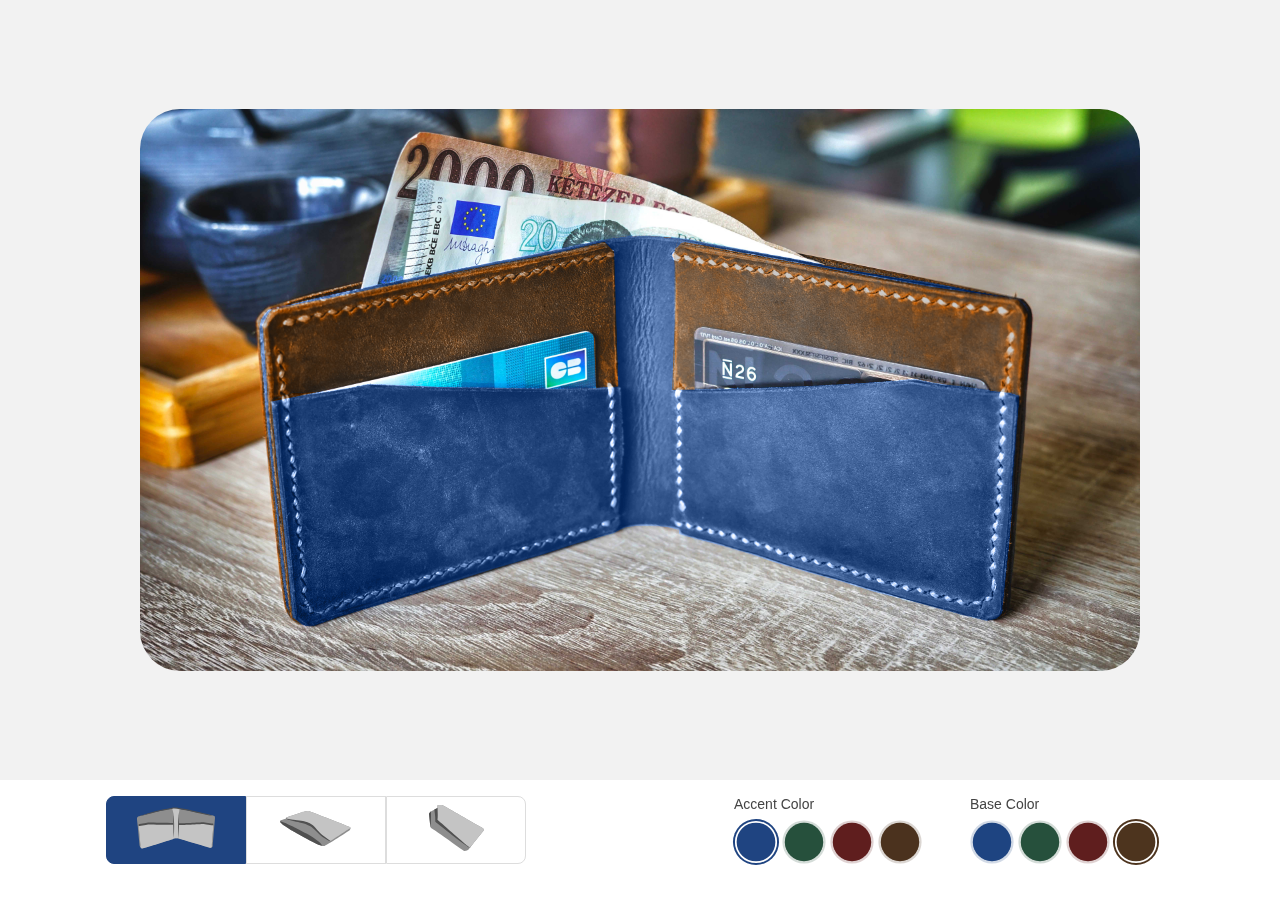
<file: leather-color-picker/index.html>
<!DOCTYPE html>
<html lang="en">
<head>
	<meta charset="UTF-8">
	<title>Leather - Color-picker</title>

	<meta name="viewport" content="width=device-width, initial-scale=1.0">
	<link rel="stylesheet" href="app.css">
</head>
<body>
	
	<div class="app">
		<div class="lightroom">
			<div class="product">
				<figure id="product-1" tabindex="0" role="tabpanel" aria-labelledby="tab-p-1" aria-hidden="false">
					<img src="products/wings-bi-fold-wallet.jpg" width="1600" height="900" alt="">
					<figcaption>Wings - Bi-fold Wallet</figcaption>

					<div class="filters" style="--brightness-color: black; --brightness-color-2: black; --shape: polygon(13.08% 51.99%, 15.16% 50.58%, 18% 50.29%, 23.08% 48.89%, 29.92% 49.48%, 41.58% 49.78%, 47.83% 49.48%, 47.42% 25.52%, 47% 24.78%, 46.42% 23.74%, 39.59% 26.41%, 14.17% 35.22%, 15.92% 34.33%, 23.75% 31.3%, 37.66% 26.41%, 45.41% 23.6%, 47.58% 23.01%, 49.25% 22.57%, 50.91% 22.57%, 52.75% 22.79%, 54.83% 23.23%, 56.42% 23.83%, 58.83% 24.57%, 61.75% 25.46%, 65.25% 26.64%, 67.17% 27.23%, 69.42% 27.97%, 71.92% 28.71%, 75.25% 29.75%, 79.25% 30.94%, 86.75% 33.46%, 84.58% 32.98%, 80.33% 31.95%, 75.58% 30.61%, 69.75% 28.98%, 63.42% 26.9%, 58.5% 25.27%, 54.33% 23.94%, 53.74% 24.49%, 53.58% 25.31%, 53.16% 26.05%, 53.58% 26.94%, 53.5% 39.9%, 53.42% 46.34%, 53.33% 49.83%, 55.42% 49.82%, 57.42% 49.82%, 60.5% 49.68%, 63.5% 49.53%, 67.5% 49.23%, 71.58% 48.94%, 74.75% 48.49%, 77.42% 48.05%, 79% 48.64%, 80.76% 49.09%, 82.34% 49.38%, 84.17% 49.83%, 86% 50.27%, 87.08% 50.57%, 88% 51.01%, 87.74% 54.94%, 87.41% 61.97%, 87.16% 67.38%, 87.16% 73.52%, 86.91% 78.56%, 86.59% 83.6%, 86.24% 88.82%, 86.16% 89.97%, 85.57% 90.68%, 84.66% 91.01%, 82.24% 89.97%, 79.82% 88.78%, 76.66% 87.3%, 73.33% 85.82%, 70.16% 84.04%, 66.83% 82.41%, 63.24% 80.49%, 61.08% 79.15%, 58.83% 77.97%, 55.66% 76.49%, 53.91% 75.6%, 53.91% 74.86%, 52.83% 74.41%, 51.66% 74.12%, 50.58% 74.12%, 49.66% 74.12%, 48.58% 74.41%, 48% 74.85%, 47.33% 75.45%, 43.75% 77.22%, 40.41% 79.15%, 35.25% 81.82%, 30% 84.78%, 26.08% 87.01%, 19.75% 90.41%, 17.42% 91.89%, 16.5% 91.89%, 15.75% 91.3%, 15.25% 91.01%, 14.83% 84.78%, 14.29% 76.33%, 14% 70.63%, 13.83% 70.78%, 14% 73.23%, 14% 75.82%, 14.33% 79.82%, 14.58% 84.04%, 14.92% 88.7%, 15% 90.41%, 14.75% 89.82%, 14.58% 87.67%, 14.33% 84.49%, 13.92% 78.78%, 13.42% 70.11%, 12.92% 61%, 12.67% 56.19%, 12.51% 52.26%, 12.33% 48.34%, 12% 42.19%, 11.92% 37.97%, 12.34% 36.85%, 12.92% 35.6%, 13.17% 35.86%, 12.75% 36.71%, 12.42% 37.57%, 12.25% 38.41%, 12.5% 44.71%, 12.75% 50.71%, 13.42% 64.3%, 13.76% 70.6%, 14.01% 70.52%); --shape-2: polygon(13.62% 61.88%, 14.04% 69.14%, 14.3% 73.33%, 14.79% 82.07%, 15.1% 87.74%, 15.27% 90.62%, 14.78% 88.88%, 14.6% 88.25%, 14.11% 80.93%, 13.69% 73%, 13.19% 64.56%, 12.85% 58.56%, 12.52% 52.97%, 12.35% 48.71%, 12.1% 43.75%, 11.94% 38.79%, 12.1% 37.49%, 12.35% 36.75%, 12.85% 35.72%, 13.6% 35.27%, 14.76% 34.94%, 17.99% 33.46%, 20.72% 32.33%, 22.08% 31.85%, 22.36% 30.58%, 17.3% 32.59%, 15.29% 33.75%, 12.54% 35.31%, 11.74% 36.93%, 11.58% 37.9%, 11.96% 46.72%, 12.4% 56.64%, 13.08% 68.87%, 13.66% 77.31%, 13.96% 82.87%, 14.48% 88.8%, 15.07% 90.81%, 15.69% 91.69%, 16.27% 91.84%, 15.04% 90.09%, 14.91% 88.96%, 14.65% 85.14%, 14.23% 78.13%, 14.06% 75.28%, 13.45% 65.05%, 12.82% 53.11%, 12.68% 48.41%, 12.41% 42.13%, 12.26% 38.61%, 12.8% 36.54%, 13.22% 35.6%, 17.98% 34%, 23.63% 31.9%, 30.81% 29.31%, 42.16% 25.48%, 45.31% 24.12%, 46.48% 23.65%, 46.73% 23.13%, 48.48% 22.72%, 49.73% 22.57%, 50.9% 22.57%, 53.82% 22.98%, 53.4% 25.8%, 53.48% 27.95%, 53.48% 32.76%, 53.48% 38.21%, 53.32% 44.95%, 53.23% 49.99%, 55.48% 49.91%, 55.4% 40.87%, 55.4% 40.06%, 55.57% 39.39%, 55.9% 38.87%, 56.32% 38.8%, 63.9% 41.09%, 73.91% 44.63%, 81.74% 47.3%, 83.91% 48.04%, 84.41% 48.63%, 84.83% 49.52%, 84.99% 50.11%, 87.07% 50.55%, 87.83% 50.92%, 87.95% 51.15%, 87.9% 52.88%, 87.83% 54.7%, 87.57% 62.33%, 87.33% 69.36%, 86.91% 77.88%, 86.58% 83.44%, 86.33% 87.81%, 86.33% 89.48%, 85.91% 90.4%, 86.25% 90.17%, 86.58% 89.66%, 86.66% 88.03%, 86.91% 84.33%, 87.16% 79.03%, 87.49% 70.77%, 87.99% 60.44%, 88.08% 58.1%, 88.16% 56.97%, 88.4% 49.21%, 88.91% 36.7%, 89.25% 36.7%, 89% 35.29%, 88.67% 34.48%, 88.33% 33.81%, 87.67% 33.51%, 87.59% 32.62%, 87.42% 33.36%, 83.5% 31.88%, 80% 30.58%, 75.83% 29.14%, 71.17% 27.55%, 65.59% 25.55%, 66.59% 26.62%, 68.5% 27.85%, 75% 29.81%, 78.5% 30.7%, 81.17% 31.59%, 83.5% 32.48%, 85.83% 33.22%, 88.09% 33.96%, 88.71% 35.04%, 89.09% 36.62%, 88.91% 36.63%, 88.57% 35.44%, 88.24% 34.62%, 87.91% 34.11%, 87.49% 33.82%, 86.33% 33.52%, 85.08% 33.29%, 81.57% 32.33%, 79.24% 31.74%, 74.57% 30.25%, 68.08% 28.18%, 59.91% 25.51%, 56.41% 24.33%, 54.49% 23.73%, 54.15% 23.88%, 53.57% 24.91%, 53.82% 22.98%, 50.9% 22.64%, 49.73% 22.64%, 48.47% 22.65%, 46.73% 23.09%, 46.48% 23.61%, 46.48% 23.72%, 46.81% 24.35%, 47.38% 25.35%, 47.52% 34.87%, 47.83% 49.23%, 45.62% 49.55%, 45.37% 40.18%, 45.08% 39.68%, 44.83% 39.36%, 22.72% 48.43%, 16.61% 50.8%, 13.13% 52.03%)">
						<div class="color"></div>
						<div class="brightness"></div>

						<div class="color-2"></div>
						<div class="brightness-2"></div>
					</div>
				</figure>

				<figure id="product-2" tabindex="0" role="tabpanel" aria-labelledby="tab-p-2" hidden aria-hidden="true">
					<img src="products/simple-card-holder.jpg" width="1600" height="900" alt="">
					<figcaption>Simple Card Holder</figcaption>

					<div class="filters" style="--brightness-color: black; --brightness-color-2: black; --shape: polygon(14.19% 35.72%, 18.01% 41.7%, 21.61% 45.61%, 24.54% 48.77%, 28.84% 53.23%, 36.62% 61.03%, 44.05% 68.59%, 50.96% 74.51%, 54.98% 76.9%, 56.65% 77.22%, 58.05% 77.3%, 59.15% 76.56%, 61.21% 74.53%, 83.76% 47.74%, 83.75% 46.07%, 64.25% 68.85%, 63.06% 68.16%, 61.48% 66.35%, 60.06% 63.91%, 58.14% 61.1%, 56.33% 58.57%, 54.87% 57.09%, 53.1% 53.98%, 51.57% 50.85%, 49.82% 46.76%, 48.27% 44.05%, 46.75% 41.73%, 45.04% 39.58%, 42.8% 37.71%, 40.88% 36.48%, 38.52% 35.12%, 35.74% 34.19%, 33.28% 33.53%, 30.92% 33.09%, 27.57% 32.37%, 25.12% 31.46%, 22.52% 30.61%, 20.38% 29.35%, 19.67% 28.25%, 13.99% 31.8%, 13.84% 33.93%); --shape-2: polygon(41.86% 15.28%, 43.18% 16.07%, 45.19% 17.17%, 49.04% 19.73%, 52.51% 21.97%, 56.62% 24.73%, 60.22% 27.26%, 65.04% 30.66%, 70.23% 34.09%, 73.48% 36.48%, 75.55% 37.89%, 82.9% 43.22%, 83.96% 44.01%, 84.35% 44.77%, 83.75% 46.37%, 64.25% 68.85%, 63.06% 68.16%, 61.48% 66.35%, 60.06% 64.06%, 58.06% 61.54%, 56.25% 58.87%, 54.79% 57.24%, 53.02% 54.13%, 51.4% 51%, 49.65% 47.06%, 48.19% 44.49%, 46.75% 42.17%, 44.87% 40.17%, 42.8% 38.15%, 40.71% 36.78%, 38.44% 35.56%, 35.74% 34.63%, 33.28% 33.97%, 30.92% 33.24%, 27.57% 32.37%, 25.12% 31.46%, 22.52% 30.76%, 20.38% 29.65%, 19.67% 28.25%, 19.99% 27.06%, 24.15% 24.1%, 27.74% 21.73%, 31.49% 19.8%, 35.90% 17.43%, 41.17% 14.97%);">
						<div class="color"></div>
						<div class="brightness"></div>

						<div class="color-2"></div>
						<div class="brightness-2"></div>
					</div>
				</figure>

				<figure id="product-3" tabindex="0" role="tabpanel" aria-labelledby="tab-p-3" hidden aria-hidden="true">
					<img src="products/hug-card-holder.jpg" width="1600" height="900" alt="">
					<figcaption>Hug - Card Holder</figcaption>

					<div class="filters" style="--brightness-color: black; --brightness-color-2: black; --shape: polygon(32.37% 35.44%, 35.92% 40.49%, 40.37% 47.7%, 47.38% 58.52%, 54.88% 70.21%, 58.48% 75.71%, 61.57% 79.89%, 63.8% 82.34%, 62.06% 86.78%, 60.55% 88.31%, 58.84% 88.63%, 57.17% 87.7%, 54.75% 84.7%, 45.73% 73.05%, 33.31% 57.61%, 25.23% 47.61%, 23.89% 46.28%, 23.58% 43.16%, 23.46% 36.2%, 23.43% 31.61%, 23.65% 23.89%, 23.57% 18.76%, 23.86% 17.23%, 30.42% 11.36%, 30.62% 15.43%, 30.63% 24.08%, 30.55% 28.92%, 30.44% 32.31%, 31.41% 34.04%); --shape-2: polygon(32.37% 35.44%, 35.92% 40.49%, 40.37% 47.7%, 47.38% 58.52%, 54.88% 70.21%, 58.48% 75.71%, 61.57% 79.89%, 63.8% 82.34%, 75.48% 55.52%, 77.38% 50.68%, 77.59% 48.78%, 77% 47.55%, 73.75% 44.26%, 64.23% 34.53%, 55.56% 25.46%, 49.98% 19.76%, 43.81% 13.69%, 39.41% 9.38%, 36.79% 6.72%, 35.52% 5.68%, 33.82% 5.37%, 32.32% 5.72%, 30.69% 5.68%, 30.5% 7.66%, 30.62% 15.43%, 30.63% 24.08%, 30.55% 28.92%, 30.44% 32.31%, 31.41% 34.04%);">
						<div class="color"></div>
						<div class="brightness"></div>

						<div class="color-2"></div>
						<div class="brightness-2"></div>
					</div>
				</figure>
			</div>
		</div>

		<div class="toolbar">
			<div class="tabs" role="tabs">
				<ul role="tabslist">
					<li role="none">
						<button role="tab" aria-selected="true" aria-controls="product-1" id="tab-p-1" title="Wings - Bi-Fold Leather Wallet">
							<svg width="88" height="46" viewBox="0 0 88 46" fill="none" xmlns="http://www.w3.org/2000/svg">
								<path d="M5.0746 12.6555C5.74792 11.6254 6.59159 11.3512 7.76811 11.0316C19.1424 7.94126 24.3949 6.78997 24.3949 6.78997C24.3949 6.78997 33.3816 4.79037 39.0749 3.82086C40.7889 3.52897 44.0334 3.27551 46.9352 3.82086C49.8369 4.3662 53.1218 4.83975 57.232 5.69927C65.0556 7.33532 71.0989 8.49719 79.9682 10.365C82.8455 10.971 83.1172 11.3892 82.9679 13.1402C82.0497 23.9139 80.7935 39.2951 80.7641 40.6137C80.7274 42.2618 79.552 42.9356 77.6297 42.5163C76.185 42.2012 48.9554 34.2392 47.4372 33.6211C45.919 33.003 43.2744 33.0515 42.3806 33.3545C41.6656 33.5969 41.0215 33.8675 40.7889 33.9725C31.6716 36.8084 13.1259 42.5721 11.8819 42.9405C9.91073 43.5243 8.10241 42.9405 7.76811 41.0378C7.43381 39.1352 5.94383 22.7384 5.74793 20.8963C5.55203 19.0543 4.75536 13.1439 5.0746 12.6555Z" fill="#8E8E8E"/>
								<path d="M64.3865 6.60228C62.1514 6.1054 59.6491 5.31842 57.2318 4.81292C54.5981 4.26216 52.3032 3.86987 50.2309 3.51562C49.0692 3.31703 47.9774 3.1304 46.935 2.9345C44.0332 2.38916 40.7887 2.64261 39.0747 2.9345C33.3814 3.90401 30.0712 4.4933 24.3949 5.90362C17.878 7.52278 16.966 7.93183 7.93779 10.8864C6.2978 11.332 6.78979 11.2633 7.93779 11.1487C7.93779 11.1487 8.52572 11.1487 8.98863 11.0341C17.0895 9.02833 18.2956 8.5966 24.3949 7.04978C30.1113 5.80773 33.3814 5.05017 39.0747 4.08066C40.7887 3.78877 44.0332 3.53532 46.935 4.08066C47.9773 4.27656 49.0691 4.46319 50.2309 4.66178C52.3032 5.01603 54.598 5.40832 57.2318 5.95908C60.826 6.71068 62.4267 7.26595 65.716 7.93183C69.0169 8.60005 72.4574 9.33499 76.3524 10.1477C78.8984 10.679 81.1679 10.3888 79.6856 10.1477C73.6933 8.81819 69.3851 7.71357 64.3865 6.60228Z" fill="#505050"/>
								<path d="M16.4936 17.5765C17.0801 17.5765 34.9696 18.0009 41.2994 17.8797C41.1731 14.1691 40.9353 6.49327 40.9939 5.47468C41.0672 4.20145 40.228 4.1912 39.5681 3.50002C41.7799 2.80883 44.6148 2.91796 46.9121 3.26962C46.7818 7.8937 46.896 17.2127 46.896 18.2313C47.9469 18.3889 71.0908 17.1885 71.3963 17.1885C71.7018 17.1885 80.2189 18.3889 81.3798 18.6921C80.8869 24.9492 79.8939 37.7931 79.8645 39.1124C79.8279 40.7616 78.9725 41.1617 77.5306 40.8464C76.0887 40.5312 48.9122 32.5643 47.397 31.9459C45.8818 31.3275 43.2423 31.376 42.3503 31.6791C41.6367 31.9216 40.9939 32.1925 40.7617 32.2976C31.6622 35.1351 13.1527 40.9022 11.9112 41.2709C10.3593 41.7316 8.95406 41.6953 8.75855 40.5797C8.56304 39.4641 6.81563 21.0809 6.62012 19.2378C9.2229 18.7042 15.907 17.5765 16.4936 17.5765Z" fill="#505050"/>
								<path d="M16.4936 19.414C17.0801 19.414 34.9696 19.8385 41.2994 19.7172C41.1731 16.0066 40.9353 8.33081 40.9939 7.31222C41.0672 6.03899 40.6712 4.63439 40.0113 3.9432C42.2231 3.25201 45.058 3.80433 47.3553 4.15598C47.225 8.78006 46.896 19.0503 46.896 20.0688C47.9469 20.2265 71.0908 19.026 71.3963 19.026C71.7018 19.026 80.2189 20.2265 81.3798 20.5296C80.8869 26.7867 79.8939 39.6306 79.8645 40.95C79.8279 42.5991 78.9725 42.9993 77.5306 42.684C76.0887 42.3687 48.9122 34.4019 47.397 33.7834C45.8818 33.165 43.2423 33.2135 42.3503 33.5167C41.6367 33.7592 40.9939 34.03 40.7617 34.1351C31.6622 36.9726 13.1527 42.7398 11.9112 43.1084C10.3593 43.5692 8.95406 43.5328 8.75855 42.4172C8.56304 41.3016 6.81563 22.9185 6.62012 21.0753C9.2229 20.5418 15.907 19.414 16.4936 19.414Z" fill="#C4C4C4"/>
								<path d="M40.9512 6.16626C40.9512 6.16626 41.4036 9.42567 41.6088 11.522C42.1675 17.2299 42.2571 20.4627 42.056 26.1926C41.9556 29.0545 41.5591 33.512 41.5591 33.512L40.9512 6.16626Z" fill="#505050"/>
								<path d="M47.2402 6.03546C47.2402 6.03546 46.7879 9.29489 46.5827 11.3912C46.0242 17.0991 45.9346 20.3319 46.1359 26.0619C46.2364 28.9238 46.6329 33.3812 46.6329 33.3812L47.2402 6.03546Z" fill="#505050"/>
							</svg>
						</button>
					</li>
					<li role="none">
						<button role="tab" aria-selected="false" aria-controls="product-2" id="tab-p-2" title="Classic Card Holder">
							<svg width="88" height="46" viewBox="0 0 88 46" fill="none" xmlns="http://www.w3.org/2000/svg">
								<path d="M52.6503 40.8789C50.822 41.3359 49.8456 41.0451 47.2279 39.9232C40.746 37.1452 22.2559 26.7932 19.8875 25.4635C17.5191 24.1339 10.9333 19.6257 10.0192 18.8777C9.10507 18.1298 8.27406 17.4442 8.0663 16.8417C7.85855 16.2393 8.1494 15.5121 8.79344 15.2836C9.43748 15.0551 11.702 14.2448 12.8239 13.9124C13.9457 13.58 13.9665 13.4346 14.4236 12.749C14.8806 12.0634 30.0051 7.26429 31.7087 6.80724C33.4123 6.35018 35.6976 5.78924 36.674 6.0801C37.6505 6.37095 77.7677 21.8902 78.391 22.3888C79.0142 22.8874 77.9962 25.0688 77.3522 25.5259C76.7082 25.9829 54.4785 40.4218 52.6503 40.8789Z" fill="#8E8E8E"/>
								<path d="M48.8899 38.739C50.4688 40.7446 50.261 40.6919 47.2278 39.9232C44.1946 39.1546 22.2558 26.7932 19.8874 25.4636C17.5191 24.134 10.9333 19.6257 10.0191 18.8778C9.10502 18.1299 8.274 17.4443 8.06625 16.8418C7.8585 16.2393 9.37593 16.6109 10.0191 16.8418C10.8294 17.1326 14.1133 18.4779 15.213 18.8778C16.3556 19.2933 22.0094 21.9599 22.7129 22.3888C23.5647 22.9082 29.984 25.9735 34.4718 28.5799C41.8837 32.8846 47.311 36.7335 48.8899 38.739Z" fill="#505050"/>
								<path d="M49.5962 31.1975C46.8123 29.1232 41.2861 23.012 38.4398 21.2669C32.4278 17.5807 23.7724 16.7587 21.0301 15.8861C20.4628 15.7056 18.5163 15.1797 15.7947 14.4734C15.171 14.3115 13.9872 13.6216 14.4443 12.936C14.9013 12.2504 17.706 14.4941 19.4096 14.0371C21.1132 13.58 27.0341 14.7642 28.0106 15.0551C28.987 15.3459 35.9468 16.1146 53.7513 24.1547C54.4787 24.4832 59.4853 34.397 58.8413 34.854C58.3946 35.171 59.5892 34.4267 58.3011 36.246C54.6031 34.6878 50.6973 32.018 49.5962 31.1975Z" fill="#505050"/>
								<path d="M50.3026 29.9095C47.5187 27.8352 42.6157 21.1215 39.7695 19.3763C33.7575 15.6901 24.8943 15.2836 21.9442 14.8265C21.3559 14.7354 18.5786 14.4734 15.857 13.767C15.2333 13.6051 13.9664 13.4346 14.4235 12.749C14.8806 12.0634 30.005 7.26429 31.7086 6.80724C33.4122 6.35018 35.6975 5.78924 36.6739 6.0801C37.6504 6.37095 77.7677 21.8902 78.3909 22.3888C79.0142 22.8874 76.9366 23.8015 76.2926 24.2586C75.8459 24.5756 65.4363 31.5878 58.4881 36.0085L50.3026 29.9095Z" fill="#C4C4C4"/>
							</svg>
						</button>
					</li>
					<li role="none">
						<button role="tab" aria-selected="false" aria-controls="product-3" id="tab-p-3" title="Hug - Card Holder">
							<svg width="88" height="46" viewBox="0 0 88 46" fill="none" xmlns="http://www.w3.org/2000/svg">
								<path d="M58.022 42.5773C57.5656 43.0793 56.516 46 52.5 46C51.6678 46 42.1669 38.9715 33.3329 32.7199C27.7606 28.7766 22.4306 25.1821 19.9158 23.5002C19.5051 23.2255 19.1294 23.1086 18.7749 22.4974C18.3726 21.8036 18.4098 20.4438 18.4098 20.4438L18.4098 6.66165L25.4834 2.96512V0.226951C30.0927 -0.366319 30.9141 0.226951 33.4698 1.73294C36.0254 3.23894 68.7465 21.9041 70.5263 22.9994C72.3061 24.0947 72.2605 25.0074 71.3478 26.0114C70.435 27.0154 58.4784 42.0753 58.022 42.5773Z" fill="#8E8E8E"/>
								<path d="M23.3387 16.7472C23.3387 12.4574 23.3387 11.7273 22.3347 4.5624L25.9856 2.69131C30.8818 5.24559 61.5103 38.5259 58.6154 41.7102C58.1591 42.2122 58.3873 42.2578 57.9309 42.7598C57.1162 43.656 26.0666 19.1415 23.3387 16.7472Z" fill="#505050"/>
								<path d="M17.0875 8.37013C16.647 8.81067 17.9686 20.2645 18.8496 22.4672C18.9965 17.1808 19.2021 6.608 18.8496 6.608C18.4091 6.608 17.528 7.9296 17.0875 8.37013Z" fill="#505050"/>
								<path d="M25.4836 14.7392C25.9856 10.5864 25.6662 7.57437 25.4836 0.226951C30.0929 -0.366319 30.9143 0.226951 33.47 1.73294C36.0256 3.23894 68.7467 21.9041 70.5265 22.9994C72.3063 24.0947 72.2607 25.0074 71.348 26.0114C70.4352 27.0154 58.4786 42.0753 58.0222 42.5773C57.5658 43.0793 57.2464 42.0753 55.5122 40.8431C53.778 39.6109 31.8271 20.3069 25.4836 14.7392Z" fill="#C4C4C4"/>
							</svg>
						</button>
					</li>
				</ul>
			</div>

			<div class="color-options">
				<fieldset>
					<legend id="type-color-1">Accent Color</legend>
					<ul>
						<li>
							<input checked type="radio" id="tc1-blue" value="blue" name="tc1" aria-describedby="type-color-1">
							<label for="tc1-blue" style="--color: var(--blue)">Blue</label>
						</li>
						<li>
							<input type="radio" id="tc1-green" value="green" name="tc1" aria-describedby="type-color-1">
							<label for="tc1-green" style="--color: var(--green)">Green</label>
						</li>
						<li>
							<input type="radio" id="tc1-red" value="red" name="tc1" aria-describedby="type-color-1">
							<label for="tc1-red" style="--color: var(--red)">Red</label>
						</li>
						<li>
							<input type="radio" id="tc1-brown" value="brown" name="tc1" aria-describedby="type-color-1">
							<label for="tc1-brown" style="--color: var(--brown)">Brown</label>
						</li>
					</ul>
				</fieldset>

				<fieldset>
					<legend id="type-color-2">Base Color</legend>
					<ul>
						<li>
							<input type="radio" id="tc2-blue" value="blue" name="tc2" aria-describedby="type-color-2">
							<label for="tc2-blue" style="--color: var(--blue)">Blue</label>
						</li>
						<li>
							<input type="radio" id="tc2-green" value="green" name="tc2" aria-describedby="type-color-2">
							<label for="tc2-green" style="--color: var(--green)">Green</label>
						</li>
						<li>
							<input type="radio" id="tc2-red" value="red" name="tc2" aria-describedby="type-color-2">
							<label for="tc2-red" style="--color: var(--red)">Red</label>
						</li>
						<li>
							<input checked type="radio" id="tc2-brown" value="brown" name="tc2" aria-describedby="type-color-2">
							<label for="tc2-brown" style="--color: var(--brown)">Brown</label>
						</li>
					</ul>
				</fieldset>
			</div>
		</div>
	</div>
	
	<script async src="app.js"></script>
</body>
</html>
</file>
<file: leather-color-picker/app.css>
:root {
	--blue: #1F4481;
	--blue-brightness-opacity: 0.1;
	--blue-brightness-mode: hue;
	--blue-mode: color;
	--red-filters: saturate(130%);

	--green: #26513C;
	--green-brightness-opacity: 0.1;
	--green-brightness-mode: hue;
	--green-mode: color;

	--red: #601f1f;
	--red-brightness-opacity: 0.35;
	--red-brightness-mode: hue;
	--red-mode: color; /* hue */
	--red-mode-2: hue;
	--red-filters: saturate(130%);

	--brown: #4D341E;
	--brown-brightness-opacity: 0.2;
	--brown-brightness-mode: luminosity;
	--brown-mode: color;
	--brown-mode-2: hue;
	--brown-filters: saturate(1.6) brightness(104%);
}

* {
	box-sizing: border-box;
}

html,
body,
ul,
li,
figure,
figcaption {
	margin: 0;
	padding: 0;
}

ul {
	list-style: none;
}

html,
body {
	height: 100%;
}

body {
	color: #444;
	background: #F2F2F2;
	font-family: "Helvetica Neue", Helvetica, Arial, sans-serif;
}

img {
	max-width: 100%;
	height: auto;
}

fieldset {
	border: none 0;
}

.app {
	display: flex;
	height: 100%;
	flex-direction: column;
	padding: 8px 0 0 0;
}

.lightroom {
	display: flex;
	align-items: center;
	flex-grow: 1;
	flex-basis: 100%;
	padding: 8px 16px 16px 16px;
}

.product {
	position: relative;
	width: 1200px;
	height: 675px;
	margin: 0 auto;
	border-radius: 40px;
	overflow: hidden;
	transition: all .6s;
}

.product figure {
	line-height: 0;
}

.product figcaption {
	position: absolute;
	left: -9999em;
}

.toolbar {
	display: flex;
	justify-content: space-around;
	margin-top: auto;
	padding: 16px var(--toolbar-lat-padding, 80px) 4px;
	background: white;
	z-index: 10;
}

/* Products Buttons List */
.tabs {
	flex-basis: 50%;
}

.tabs ul {
	display: flex;
	padding-bottom: 32px;
}

.tabs li {
	flex-basis: 25%;
}

.tabs button {
	width: 100%;
	height: 100%;
	padding: 8px;
	font-size: 1em;
	background: transparent;
	border: 1px solid #ddd;
	transition: all .3s;
}

.tabs button[aria-selected="true"] {
	background: var(--blue);
	border-color: var(--blue);
	color: white;
}

.tabs li:first-child button {
	border-radius: 8px 0 0 8px;
}

.tabs li:last-child button {
	border-radius: 0 8px 8px 0;
}

.color-options {
	display: flex;
	flex-wrap: wrap;
	gap: 16px;
}

.color-options legend {
	font-weight: 500;
	font-size: .875em;
}

.color-options ul {
	display: flex;
}

.color-options li {
	position: relative;
}

.color-options input {
	position: absolute;
	top: 35%;
	left: 35%;
}

.color-options label {
	position: relative;
	display: block;
	width: 48px;
	height: 48px;
	background: var(--color);
	border-radius: 50%;
	text-indent: -9999em;
	transform: scale(.8);
}

.color-options label::before,
.color-options label::after {
	content: '';
	position: absolute;
	top: 0;
	right: 0;
	bottom: 0;
	left: 0;
	background: var(--color);
	opacity: .2;
	border-radius: 50%;
	transform: scale(1.125);
	transition: all .3s;
}

.color-options label::after {
	transform: scale(1);
}

/* Focus & Hover states */
.color-options input:focus + label::after,
.color-options label:hover::after {
	transform: scale(1.25);
}

/* Selected state */
.color-options input:checked + label::before {
	transform: scale(1.2);
	opacity: 1;
}

.color-options input:checked + label::after {
	transform: scale(1.1);
	opacity: 1;
	box-shadow: inset 0 0 0 2px white;
}

/* Selected Focus */
.color-options input:checked:focus + label::after,
.color-options input:checked + label:hover::after {
	box-shadow: inset 0 0 0 2px rgba(255,255,255, .5);
	transform: scale(1);
}

/* Disabled */
.color-options input:disabled + label,
.color-options input:disabled + label {
	opacity: .3;
	cursor: not-allowed;
}

.filters,
.filters > div {
	position: absolute;
	top: 0;
	right: 0;
	bottom: 0;
	left: 0;
}

.color {
	background: var(--color, transparent);
	mix-blend-mode: var(--mode, color);
	clip-path: var(--shape);
	/*clip-path: polygon(32.37% 35.44%, 35.92% 40.49%, 40.37% 47.7%, 47.38% 58.52%, 54.88% 70.21%, 58.48% 75.71%, 61.57% 79.89%, 63.8% 82.34%, 75.48% 55.52%, 77.38% 50.68%, 77.59% 48.78%, 77% 47.55%, 73.75% 44.26%, 64.23% 34.53%, 55.56% 25.46%, 49.98% 19.76%, 43.81% 13.69%, 39.41% 9.38%, 36.79% 6.72%, 35.52% 5.68%, 33.82% 5.37%, 32.32% 5.72%, 30.69% 5.68%, 30.5% 7.66%, 30.62% 15.43%, 30.63% 24.08%, 30.55% 28.92%, 30.44% 32.31%, 31.41% 34.04%);*/
	filter: var(--filters, none);
}

.brightness {
	background: var(--brightness-color, black);
	mix-blend-mode: var(--brightness-mode, luminosity);
	opacity: var(--brightness-opacity, 0);
	clip-path: var(--shape);
}

/* The color 2 for the bi-color items */
.color-2 {
	background: var(--color-2, transparent);
	mix-blend-mode: var(--mode-2, color);
	clip-path: var(--shape-2);
}

.brightness-2 {
	background: var(--brightness-color-2, black);
	mix-blend-mode: var(--brightness-mode-2, luminosity);
	opacity: var(--brightness-opacity-2, 0);
	clip-path: var(--shape-2);
}

@media (max-height: 840px), (max-width: 1280px) {
	.product {
		width: 1000px;
		height: 562.5px;
	}
}

@media (max-height: 700px), (max-width: 1032px) {
	.product {
		width: 800px;
		height: 450px;
	}
	.toolbar {
		--toolbar-lat-padding: 24px;
	}
}

@media (max-height: 584px), (max-width: 830px)  {
	.app,
	.lightroom {
		padding: 0;
	}

	.toolbar {
		--toolbar-lat-padding: 16px;
	}

	.product {
		width: auto;
		height: auto;
		border-radius: 0;
	}
}

@media (max-width: 480px)  {
	.toolbar {
		flex-wrap: wrap;
	}
	.color-options {
		justify-content: center;
	}
}
</file>
